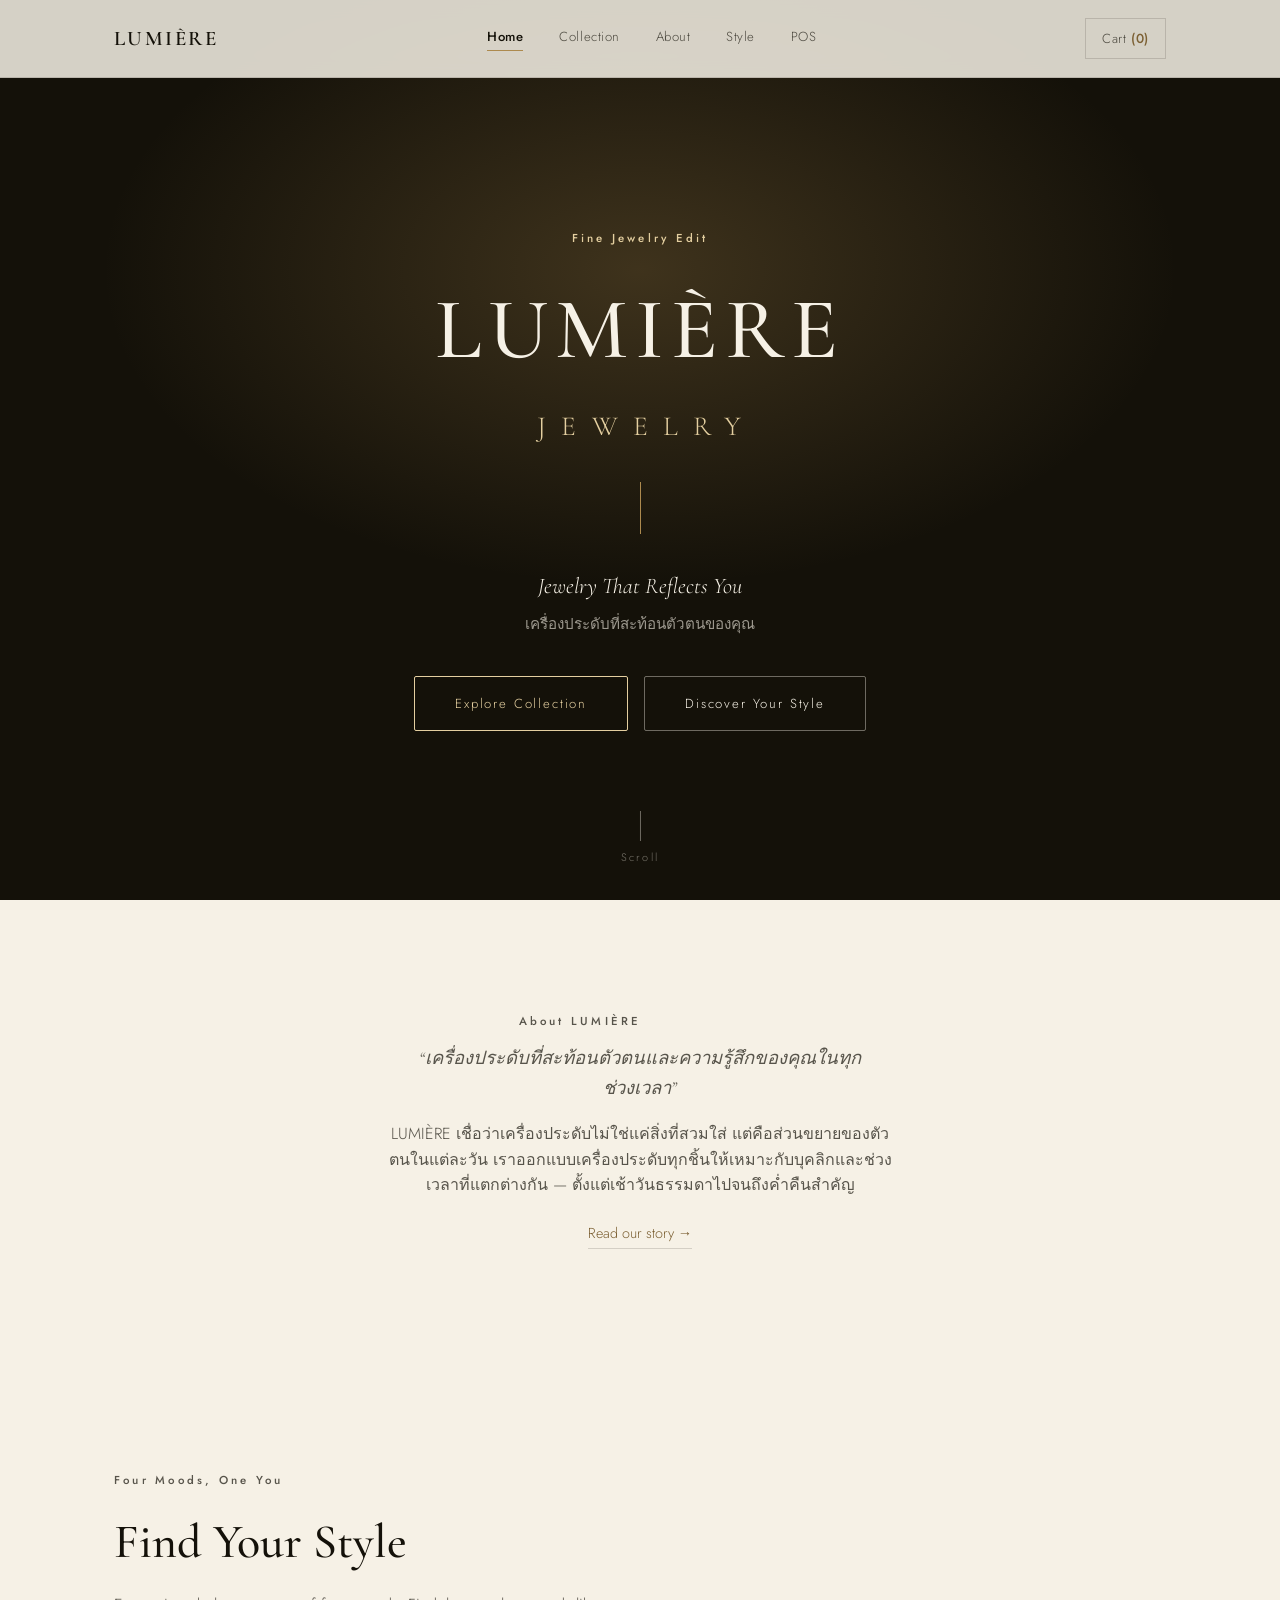
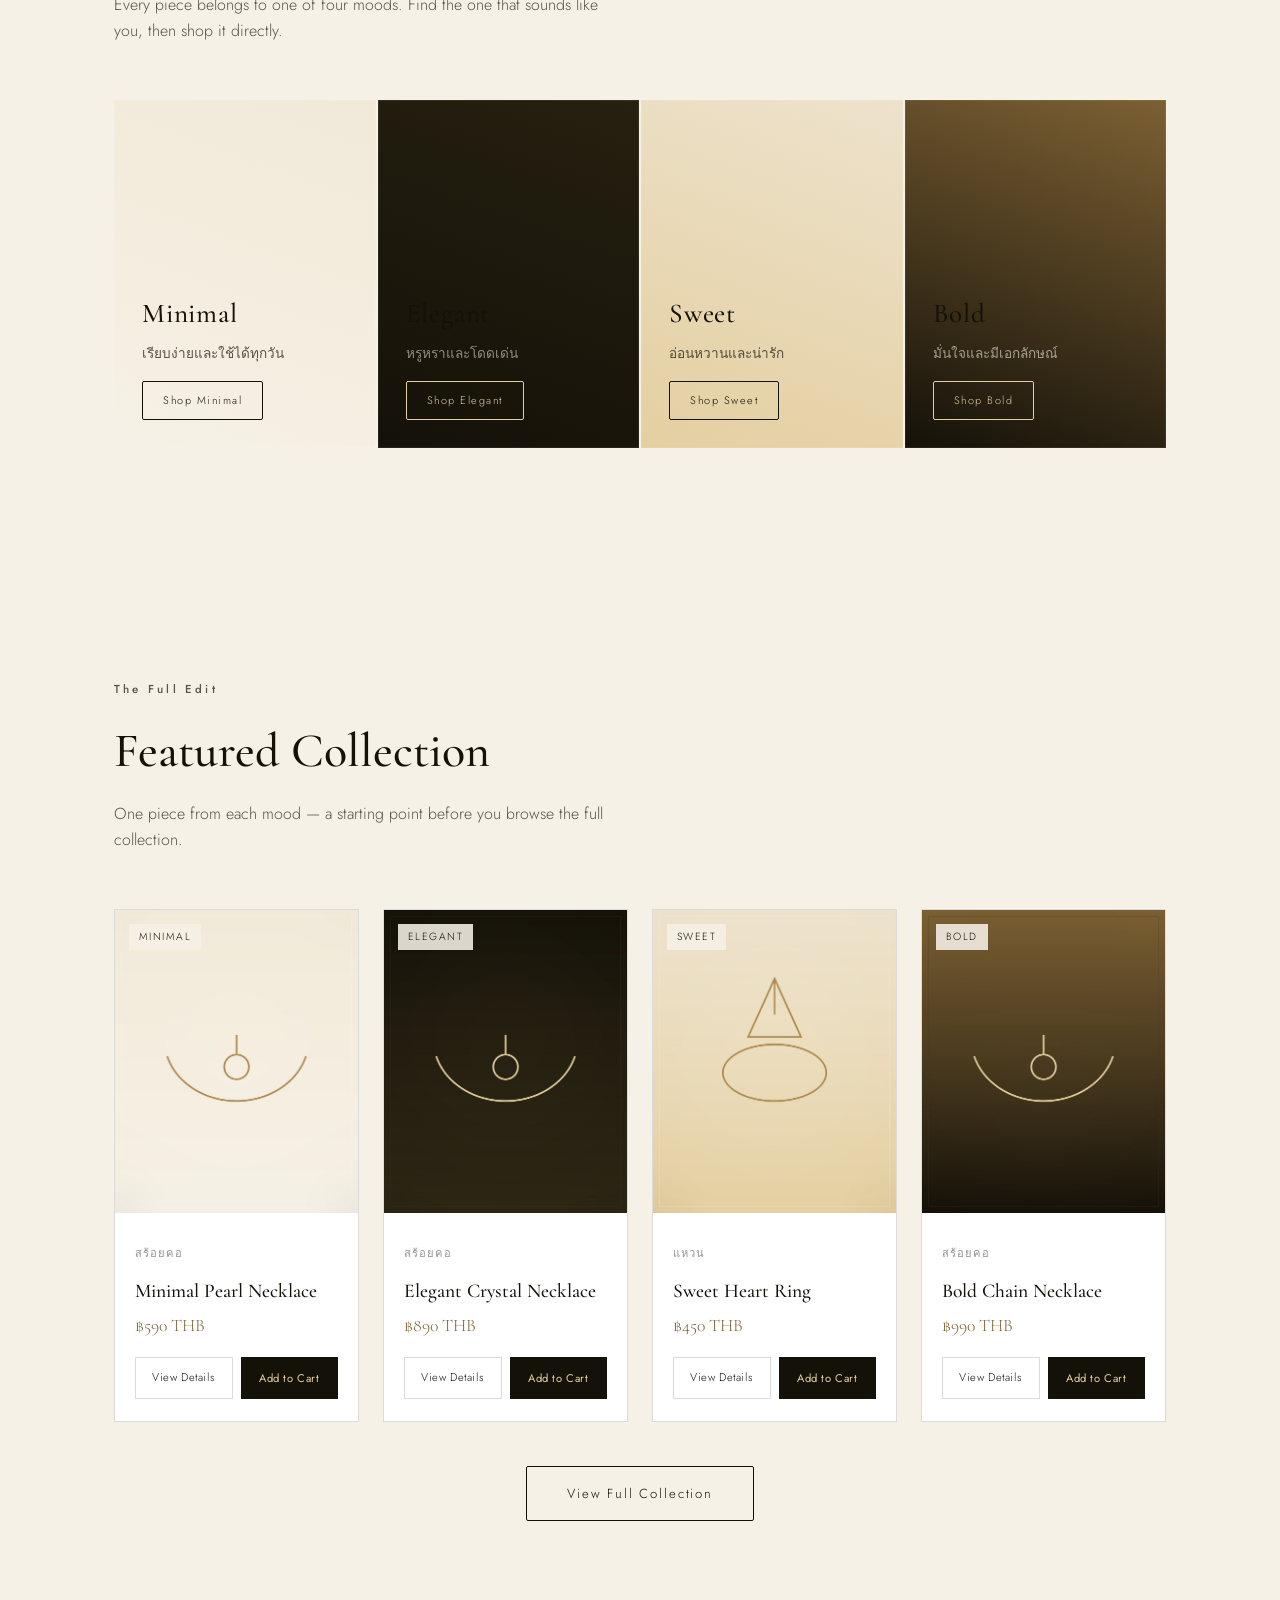
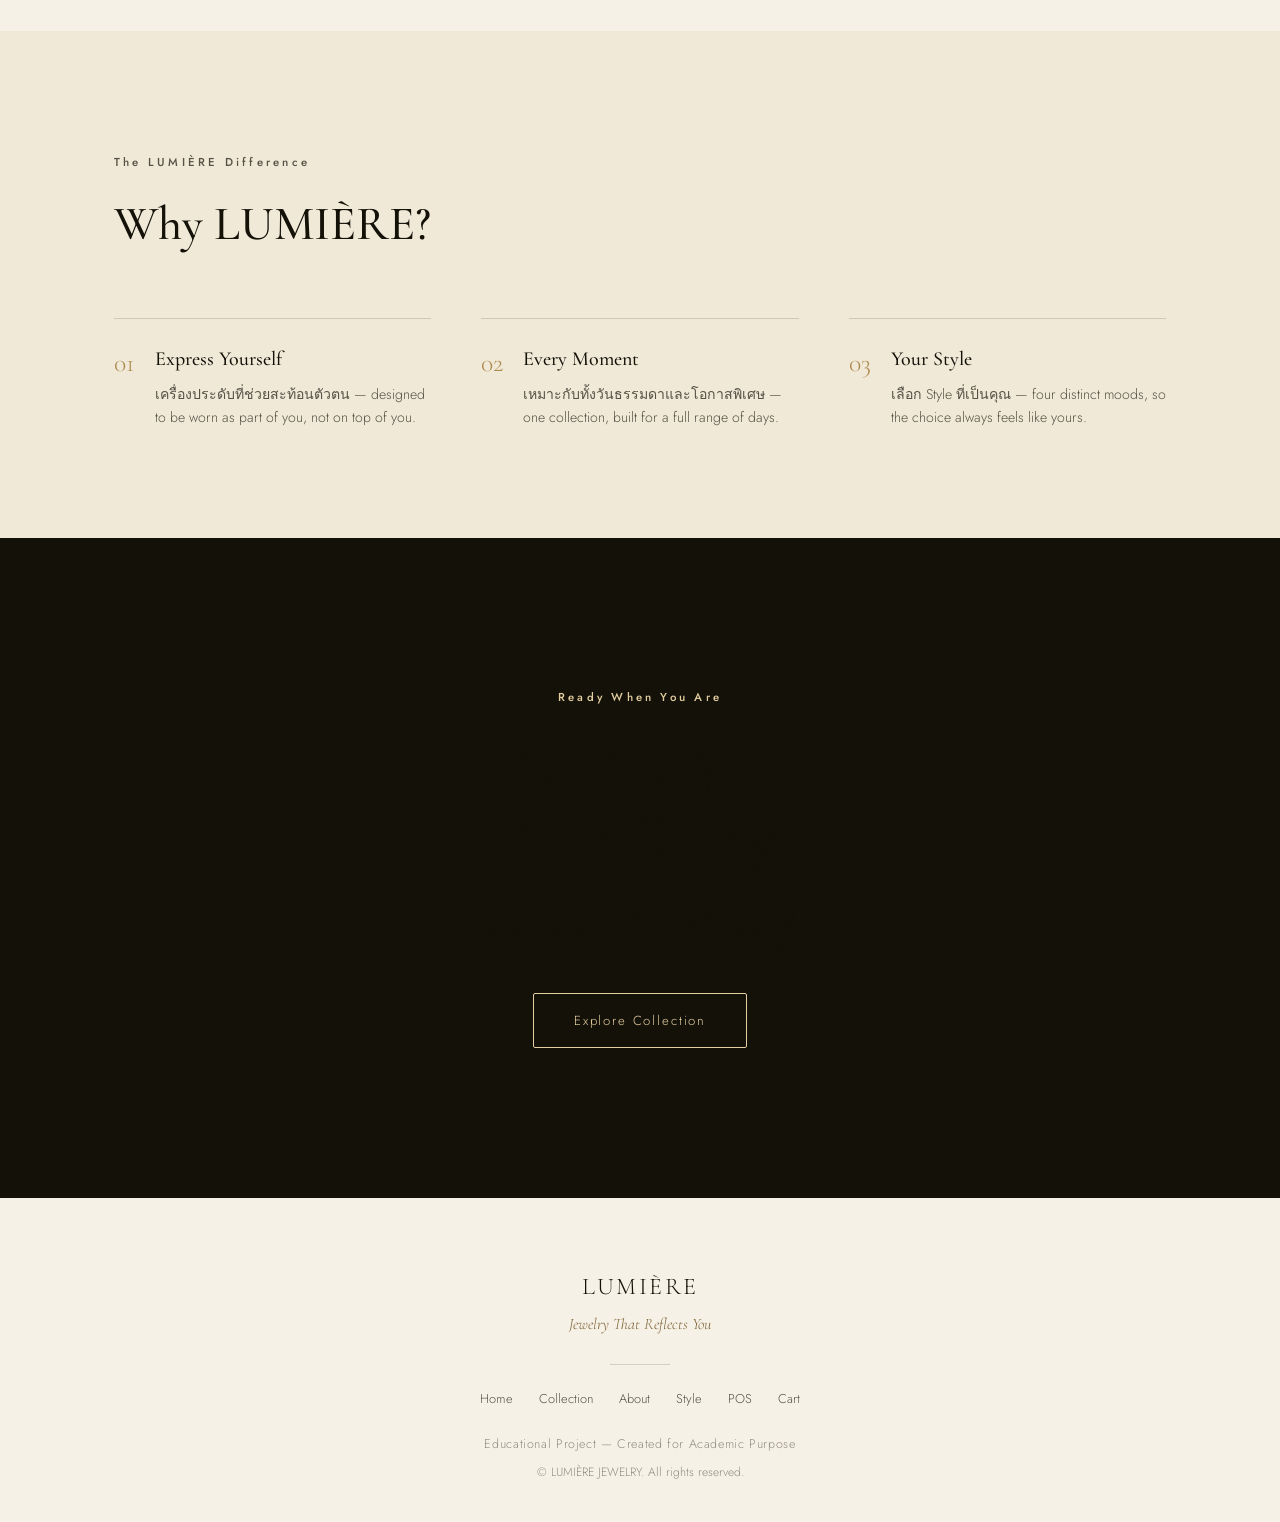
<file: index.html>
<!DOCTYPE html>
<html lang="th">
<head>
<meta charset="UTF-8">
<meta name="viewport" content="width=device-width, initial-scale=1.0">
<title>LUMIÈRE JEWELRY — Jewelry That Reflects You</title>
<meta name="description" content="LUMIÈRE JEWELRY — เครื่องประดับที่สะท้อนตัวตนและความรู้สึกของคุณในทุกช่วงเวลา">
<link rel="preconnect" href="https://fonts.googleapis.com">
<link rel="preconnect" href="https://fonts.gstatic.com" crossorigin>
<link href="https://fonts.googleapis.com/css2?family=Cormorant+Garamond:ital,wght@0,300;0,400;0,500;0,600;1,400&family=Jost:wght@200;300;400;500;600&display=swap" rel="stylesheet">
<link rel="stylesheet" href="style.css">
</head>
<body data-page="home">

<header class="nav" id="nav">
  <div class="nav__inner">
    <a href="index.html" class="nav__mark">LUMIÈRE</a>
    <nav class="nav__links" data-nav-links>
      <a href="index.html" data-page="home">Home</a>
      <a href="collection.html" data-page="collection">Collection</a>
      <a href="about.html" data-page="about">About</a>
      <a href="style.html" data-page="style">Style</a>
      <a href="pos.html" data-page="pos">POS</a>
    </nav>
    <div class="nav__actions">
      <a href="cart.html" class="nav__cart-link" id="cartLink">Cart <span id="cartCount">(0)</span></a>
      <button class="nav__toggle" id="navToggle" aria-label="เปิดเมนู" aria-expanded="false">
        <span></span><span></span><span></span>
      </button>
    </div>
  </div>
  <nav class="nav__mobile" id="navMobile" data-nav-links>
    <a href="index.html" data-page="home">Home</a>
    <a href="collection.html" data-page="collection">Collection</a>
    <a href="about.html" data-page="about">About</a>
    <a href="style.html" data-page="style">Style</a>
    <a href="pos.html" data-page="pos">POS</a>
    <a href="cart.html" data-page="cart">Cart</a>
  </nav>
</header>

<main>

  <!-- HERO -->
  <section class="hero" id="hero">
    <div class="hero__glow" aria-hidden="true"></div>
    <div class="hero__content">
      <p class="hero__eyebrow">Fine Jewelry Edit</p>
      <h1 class="hero__title">LUMIÈRE<span>JEWELRY</span></h1>
      <div class="hero__rule" aria-hidden="true"></div>
      <p class="hero__tagline">Jewelry That Reflects You</p>
      <p class="hero__tagline-th">เครื่องประดับที่สะท้อนตัวตนของคุณ</p>
      <div style="display:flex; gap:16px; justify-content:center; flex-wrap:wrap;">
        <a href="collection.html" class="btn btn--gold">Explore Collection</a>
        <a href="style.html" class="btn" style="border:1px solid rgba(246,241,230,0.4); color:var(--ivory);">Discover Your Style</a>
      </div>
    </div>
    <div class="hero__scroll" aria-hidden="true"><span></span>Scroll</div>
  </section>

  <!-- ABOUT TEASER -->
  <section class="about-block">
    <div class="section-head" style="margin-bottom:0; text-align:center; max-width:640px;">
      <p class="eyebrow">About LUMIÈRE</p>
      <p class="about-block__lede" style="margin:0 auto 18px;">“เครื่องประดับที่สะท้อนตัวตนและความรู้สึกของคุณในทุกช่วงเวลา”</p>
      <p style="color:var(--ink-70); margin:0 auto 22px;">LUMIÈRE เชื่อว่าเครื่องประดับไม่ใช่แค่สิ่งที่สวมใส่ แต่คือส่วนขยายของตัวตนในแต่ละวัน เราออกแบบเครื่องประดับทุกชิ้นให้เหมาะกับบุคลิกและช่วงเวลาที่แตกต่างกัน — ตั้งแต่เช้าวันธรรมดาไปจนถึงค่ำคืนสำคัญ</p>
      <a href="about.html" class="link-underline">Read our story →</a>
    </div>
  </section>

  <!-- STYLE TEASER -->
  <section class="mood" id="style">
    <div class="section-head">
      <p class="eyebrow">Four Moods, One You</p>
      <h2>Find Your Style</h2>
      <p>Every piece belongs to one of four moods. Find the one that sounds like you, then shop it directly.</p>
    </div>
    <div class="mood__grid">
      <article class="mood-card mood-card--minimal">
        <div class="mood-card__inner">
          <h3>Minimal</h3>
          <p>เรียบง่ายและใช้ได้ทุกวัน</p>
          <a href="collection.html?style=Minimal" class="btn btn--dark">Shop Minimal</a>
        </div>
      </article>
      <article class="mood-card mood-card--elegant">
        <div class="mood-card__inner">
          <h3>Elegant</h3>
          <p>หรูหราและโดดเด่น</p>
          <a href="collection.html?style=Elegant" class="btn btn--gold">Shop Elegant</a>
        </div>
      </article>
      <article class="mood-card mood-card--sweet">
        <div class="mood-card__inner">
          <h3>Sweet</h3>
          <p>อ่อนหวานและน่ารัก</p>
          <a href="collection.html?style=Sweet" class="btn btn--dark">Shop Sweet</a>
        </div>
      </article>
      <article class="mood-card mood-card--bold">
        <div class="mood-card__inner">
          <h3>Bold</h3>
          <p>มั่นใจและมีเอกลักษณ์</p>
          <a href="collection.html?style=Bold" class="btn btn--gold">Shop Bold</a>
        </div>
      </article>
    </div>
  </section>

  <!-- FEATURED COLLECTION -->
  <section class="collection" id="featured">
    <div class="section-head">
      <p class="eyebrow">The Full Edit</p>
      <h2>Featured Collection</h2>
      <p>One piece from each mood — a starting point before you browse the full collection.</p>
    </div>
    <div class="product-grid product-grid--four" id="featuredGrid"></div>
    <div style="text-align:center; margin-top:44px;">
      <a href="collection.html" class="btn btn--dark">View Full Collection</a>
    </div>
  </section>

  <!-- WHY CHOOSE US -->
  <section class="why">
    <div class="section-head">
      <p class="eyebrow">The LUMIÈRE Difference</p>
      <h2>Why LUMIÈRE?</h2>
    </div>
    <div class="why__list">
      <article class="why__item">
        <span class="why__num">01</span>
        <div>
          <h3>Express Yourself</h3>
          <p>เครื่องประดับที่ช่วยสะท้อนตัวตน — designed to be worn as part of you, not on top of you.</p>
        </div>
      </article>
      <article class="why__item">
        <span class="why__num">02</span>
        <div>
          <h3>Every Moment</h3>
          <p>เหมาะกับทั้งวันธรรมดาและโอกาสพิเศษ — one collection, built for a full range of days.</p>
        </div>
      </article>
      <article class="why__item">
        <span class="why__num">03</span>
        <div>
          <h3>Your Style</h3>
          <p>เลือก Style ที่เป็นคุณ — four distinct moods, so the choice always feels like yours.</p>
        </div>
      </article>
    </div>
  </section>

  <!-- BRAND STATEMENT -->
  <section class="statement">
    <p class="eyebrow" style="color:var(--gold-light); text-align:center;">Ready When You Are</p>
    <h2 class="statement__en">Your Style.<br>Your Story.<br>Your Jewelry.</h2>
    <div style="margin-top:40px;">
      <a href="collection.html" class="btn btn--gold">Explore Collection</a>
    </div>
  </section>

</main>

<footer class="footer">
  <p class="footer__mark">LUMIÈRE</p>
  <p class="footer__tagline">Jewelry That Reflects You</p>
  <div class="footer__rule" aria-hidden="true"></div>
  <nav class="footer__links">
    <a href="index.html">Home</a>
    <a href="collection.html">Collection</a>
    <a href="about.html">About</a>
    <a href="style.html">Style</a>
    <a href="pos.html">POS</a>
    <a href="cart.html">Cart</a>
  </nav>
  <p class="footer__meta">Educational Project — Created for Academic Purpose</p>
  <p class="footer__copy">&copy; LUMIÈRE JEWELRY. All rights reserved.</p>
</footer>

<script src="script.js"></script>
</body>
</html>
</file>
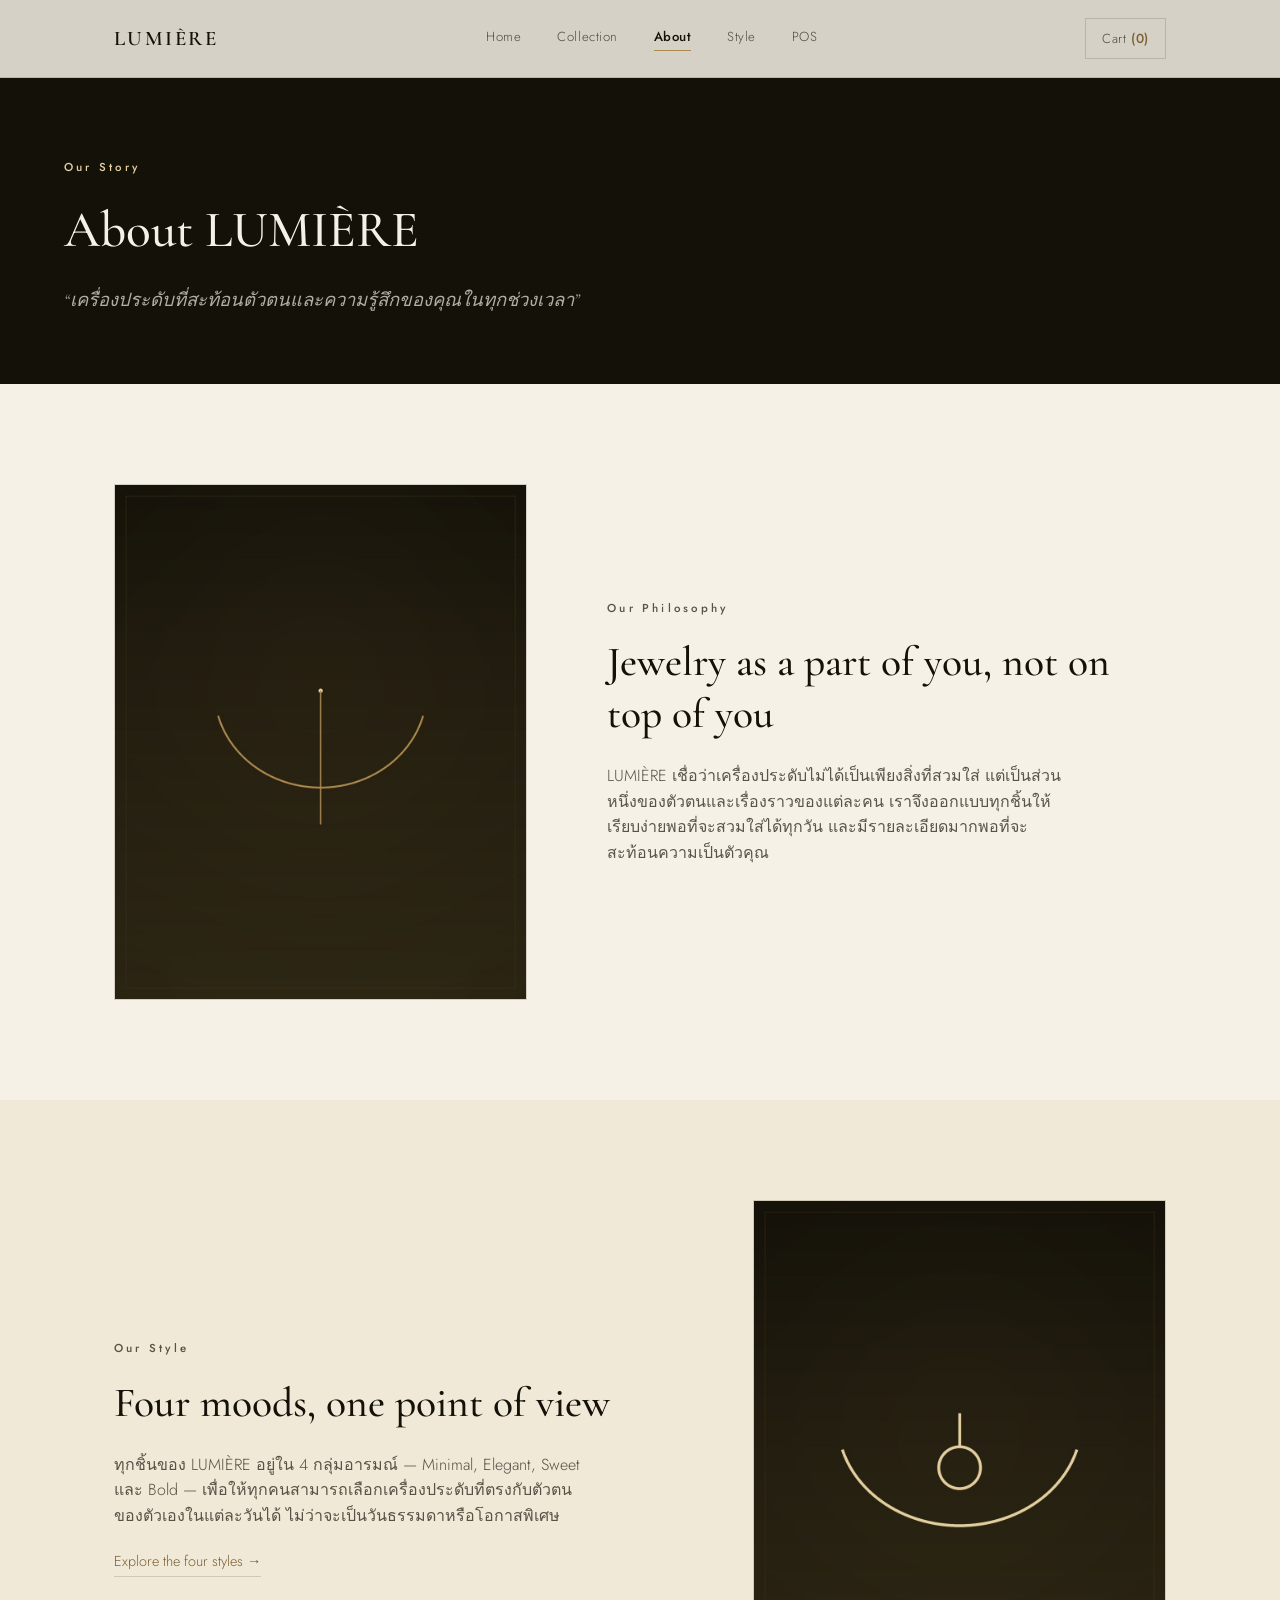
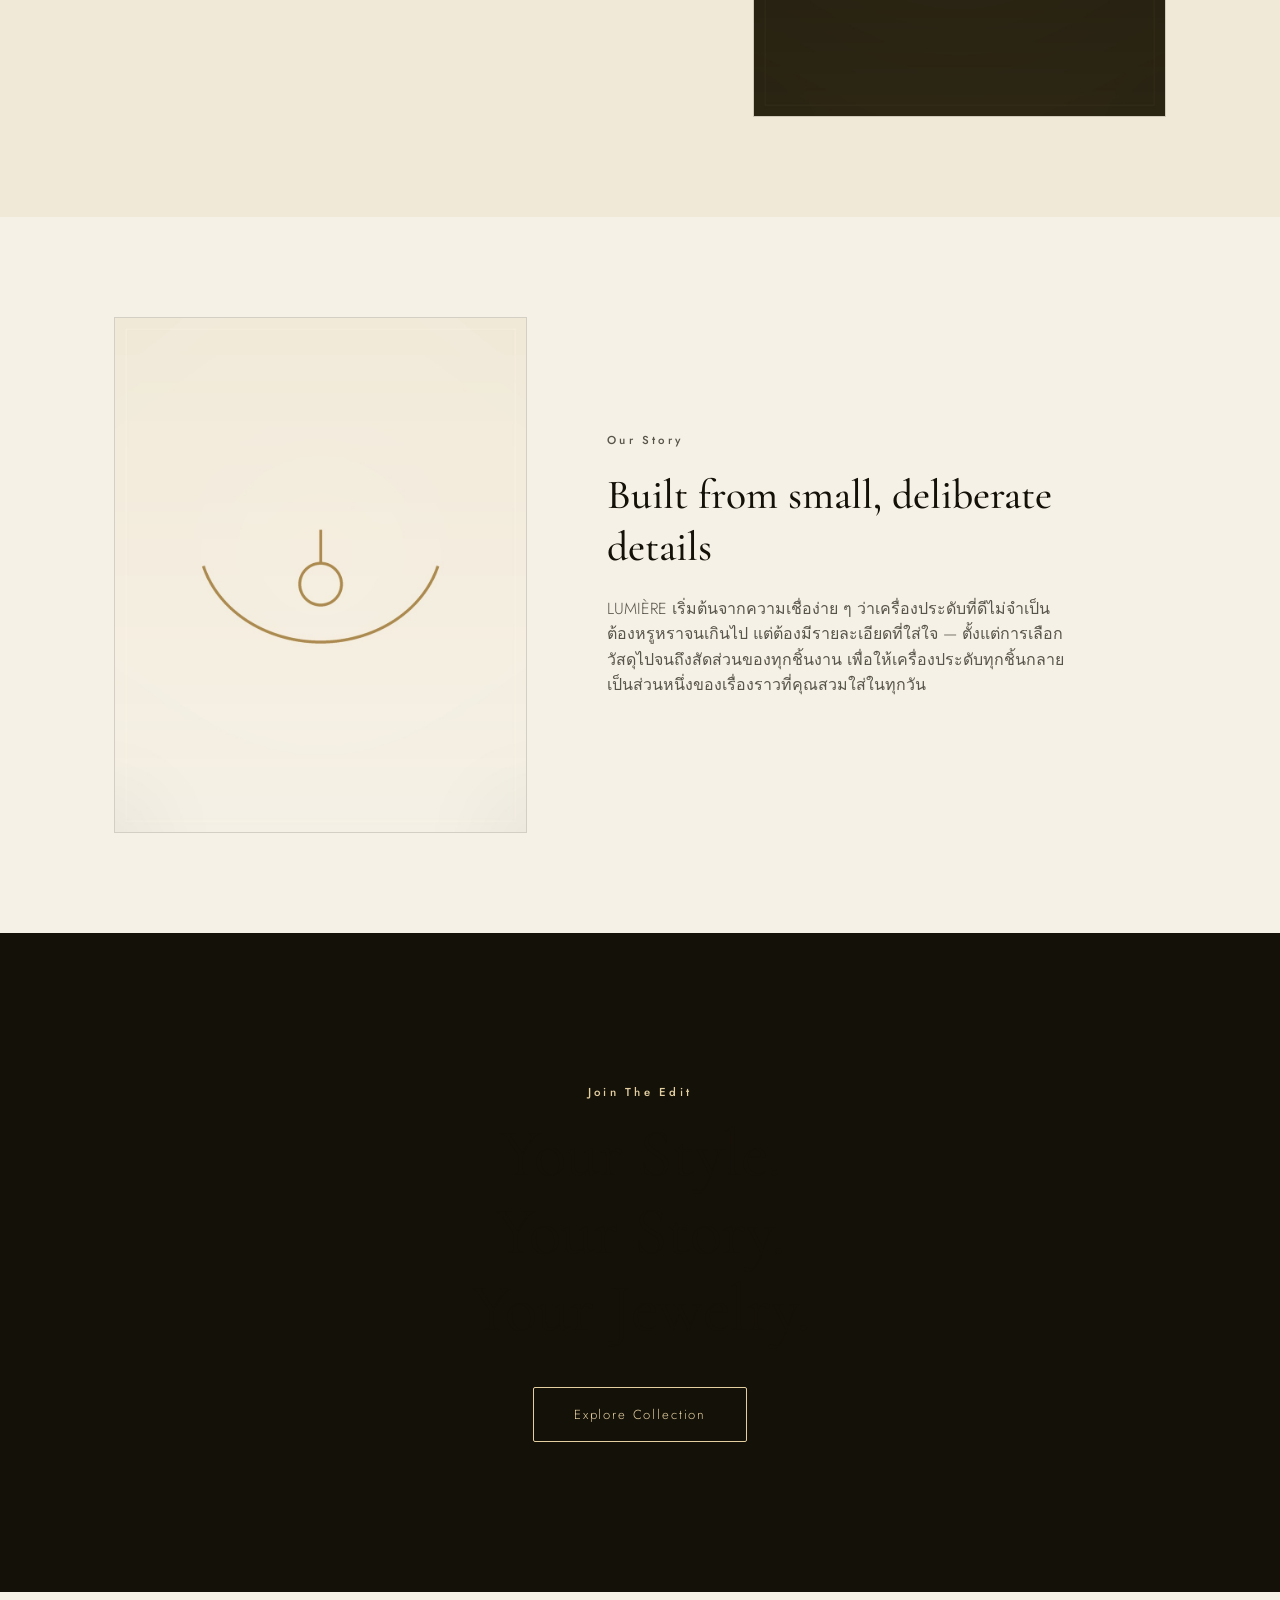
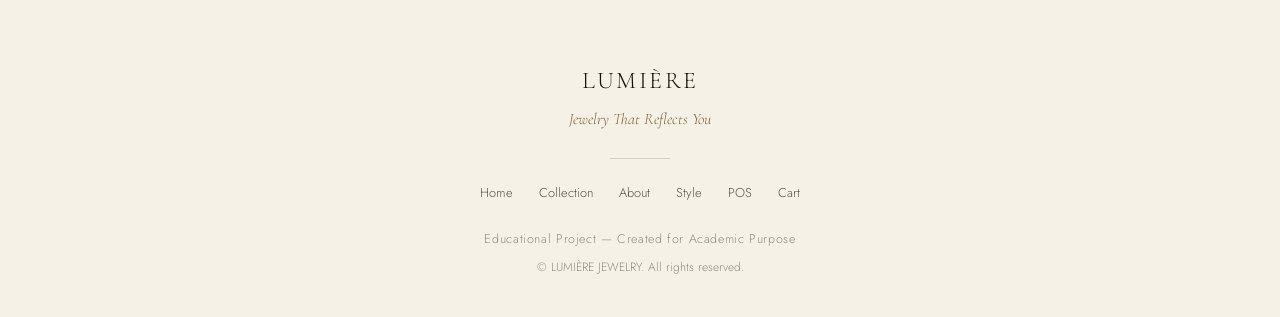
<file: about.html>
<!DOCTYPE html>
<html lang="th">
<head>
<meta charset="UTF-8">
<meta name="viewport" content="width=device-width, initial-scale=1.0">
<title>About — LUMIÈRE JEWELRY</title>
<meta name="description" content="LUMIÈRE เชื่อว่าเครื่องประดับไม่ได้เป็นเพียงสิ่งที่สวมใส่ แต่เป็นส่วนหนึ่งของตัวตนและเรื่องราวของแต่ละคน">
<link rel="preconnect" href="https://fonts.googleapis.com">
<link rel="preconnect" href="https://fonts.gstatic.com" crossorigin>
<link href="https://fonts.googleapis.com/css2?family=Cormorant+Garamond:ital,wght@0,300;0,400;0,500;0,600;1,400&family=Jost:wght@200;300;400;500;600&display=swap" rel="stylesheet">
<link rel="stylesheet" href="style.css">
</head>
<body data-page="about">

<header class="nav" id="nav">
  <div class="nav__inner">
    <a href="index.html" class="nav__mark">LUMIÈRE</a>
    <nav class="nav__links" data-nav-links>
      <a href="index.html" data-page="home">Home</a>
      <a href="collection.html" data-page="collection">Collection</a>
      <a href="about.html" data-page="about">About</a>
      <a href="style.html" data-page="style">Style</a>
      <a href="pos.html" data-page="pos">POS</a>
    </nav>
    <div class="nav__actions">
      <a href="cart.html" class="nav__cart-link" id="cartLink">Cart <span id="cartCount">(0)</span></a>
      <button class="nav__toggle" id="navToggle" aria-label="เปิดเมนู" aria-expanded="false">
        <span></span><span></span><span></span>
      </button>
    </div>
  </div>
  <nav class="nav__mobile" id="navMobile" data-nav-links>
    <a href="index.html" data-page="home">Home</a>
    <a href="collection.html" data-page="collection">Collection</a>
    <a href="about.html" data-page="about">About</a>
    <a href="style.html" data-page="style">Style</a>
    <a href="pos.html" data-page="pos">POS</a>
    <a href="cart.html" data-page="cart">Cart</a>
  </nav>
</header>

<main>
  <section class="page-hero">
    <div class="page-hero__inner">
      <p class="eyebrow">Our Story</p>
      <h1>About LUMIÈRE</h1>
      <p class="page-hero__sub">“เครื่องประดับที่สะท้อนตัวตนและความรู้สึกของคุณในทุกช่วงเวลา”</p>
    </div>
  </section>

  <section class="about-block">
    <div class="about-block__inner">
      <div class="about-block__frame">
        <img src="about-brand.jpg" alt="LUMIÈRE brand studio backdrop" loading="lazy">
      </div>
      <div class="about-block__text">
        <p class="eyebrow">Our Philosophy</p>
        <h2>Jewelry as a part of you, not on top of you</h2>
        <p>LUMIÈRE เชื่อว่าเครื่องประดับไม่ได้เป็นเพียงสิ่งที่สวมใส่ แต่เป็นส่วนหนึ่งของตัวตนและเรื่องราวของแต่ละคน เราจึงออกแบบทุกชิ้นให้เรียบง่ายพอที่จะสวมใส่ได้ทุกวัน และมีรายละเอียดมากพอที่จะสะท้อนความเป็นตัวคุณ</p>
      </div>
    </div>
  </section>

  <section class="about-block about-block--soft">
    <div class="about-block__inner is-reverse">
      <div class="about-block__frame">
        <img src="elegant-crystal-necklace.jpg" alt="LUMIÈRE Elegant collection" loading="lazy">
      </div>
      <div class="about-block__text">
        <p class="eyebrow">Our Style</p>
        <h2>Four moods, one point of view</h2>
        <p>ทุกชิ้นของ LUMIÈRE อยู่ใน 4 กลุ่มอารมณ์ — Minimal, Elegant, Sweet และ Bold — เพื่อให้ทุกคนสามารถเลือกเครื่องประดับที่ตรงกับตัวตนของตัวเองในแต่ละวันได้ ไม่ว่าจะเป็นวันธรรมดาหรือโอกาสพิเศษ</p>
        <a href="style.html" class="link-underline">Explore the four styles →</a>
      </div>
    </div>
  </section>

  <section class="about-block">
    <div class="about-block__inner">
      <div class="about-block__frame">
        <img src="minimal-pearl-necklace.jpg" alt="LUMIÈRE Minimal collection" loading="lazy">
      </div>
      <div class="about-block__text">
        <p class="eyebrow">Our Story</p>
        <h2>Built from small, deliberate details</h2>
        <p>LUMIÈRE เริ่มต้นจากความเชื่อง่าย ๆ ว่าเครื่องประดับที่ดีไม่จำเป็นต้องหรูหราจนเกินไป แต่ต้องมีรายละเอียดที่ใส่ใจ — ตั้งแต่การเลือกวัสดุไปจนถึงสัดส่วนของทุกชิ้นงาน เพื่อให้เครื่องประดับทุกชิ้นกลายเป็นส่วนหนึ่งของเรื่องราวที่คุณสวมใส่ในทุกวัน</p>
      </div>
    </div>
  </section>

  <section class="statement">
    <p class="eyebrow" style="color:var(--gold-light); text-align:center;">Join The Edit</p>
    <h2 class="statement__en">Your Style.<br>Your Story.<br>Your Jewelry.</h2>
    <div style="margin-top:40px;">
      <a href="collection.html" class="btn btn--gold">Explore Collection</a>
    </div>
  </section>
</main>

<footer class="footer">
  <p class="footer__mark">LUMIÈRE</p>
  <p class="footer__tagline">Jewelry That Reflects You</p>
  <div class="footer__rule" aria-hidden="true"></div>
  <nav class="footer__links">
    <a href="index.html">Home</a>
    <a href="collection.html">Collection</a>
    <a href="about.html">About</a>
    <a href="style.html">Style</a>
    <a href="pos.html">POS</a>
    <a href="cart.html">Cart</a>
  </nav>
  <p class="footer__meta">Educational Project — Created for Academic Purpose</p>
  <p class="footer__copy">&copy; LUMIÈRE JEWELRY. All rights reserved.</p>
</footer>

<script src="script.js"></script>
</body>
</html>
</file>
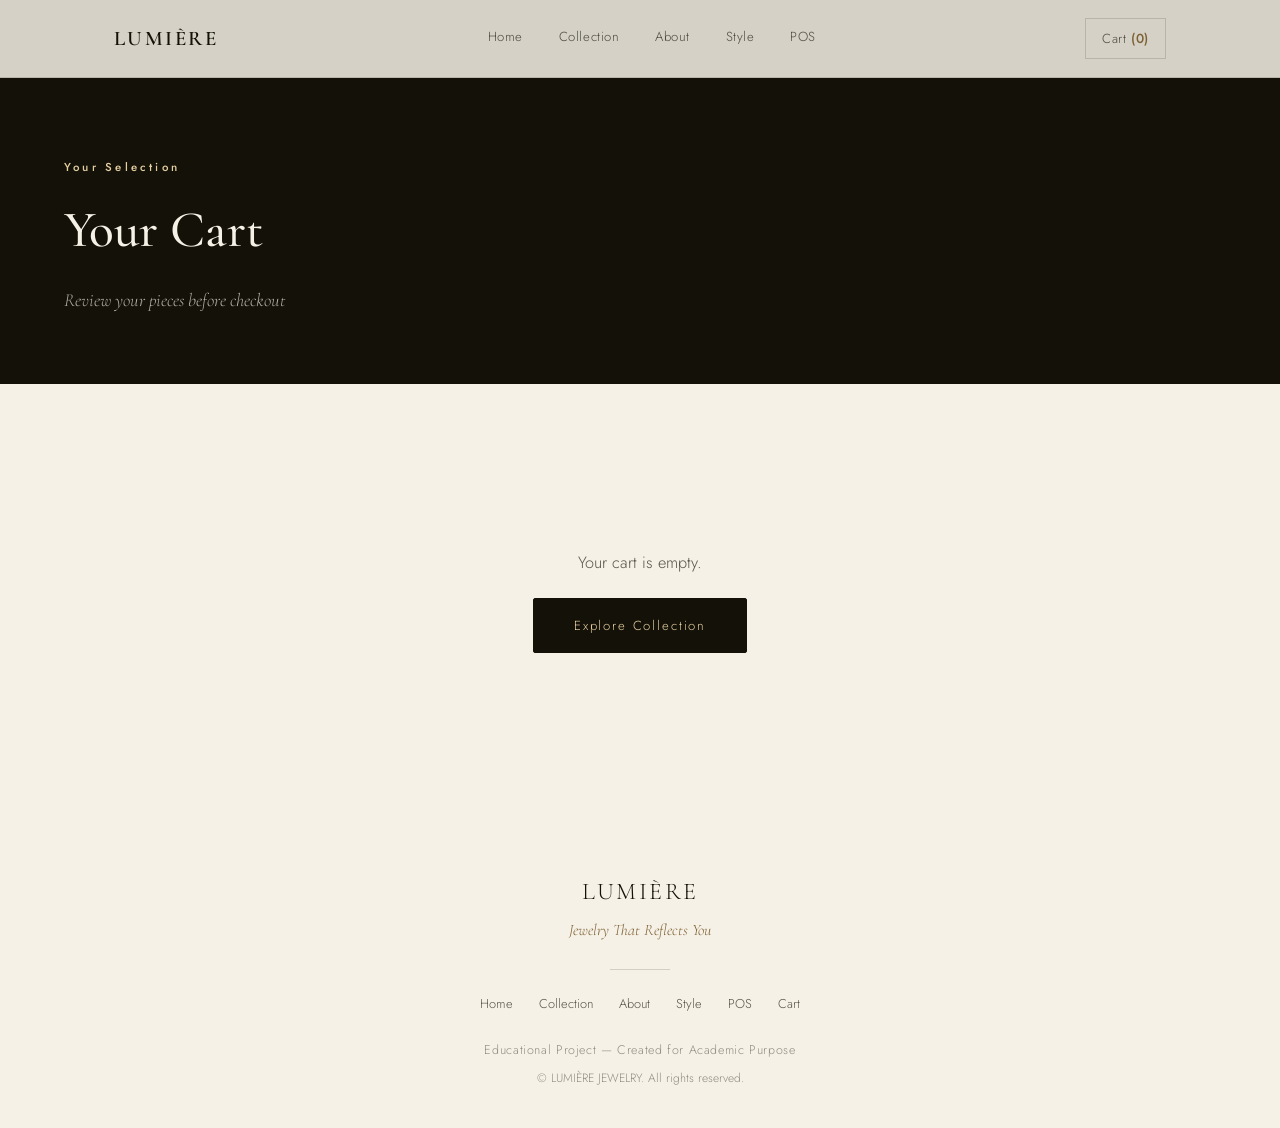
<file: cart.html>
<!DOCTYPE html>
<html lang="th">
<head>
<meta charset="UTF-8">
<meta name="viewport" content="width=device-width, initial-scale=1.0">
<title>Your Cart — LUMIÈRE JEWELRY</title>
<link rel="preconnect" href="https://fonts.googleapis.com">
<link rel="preconnect" href="https://fonts.gstatic.com" crossorigin>
<link href="https://fonts.googleapis.com/css2?family=Cormorant+Garamond:ital,wght@0,300;0,400;0,500;0,600;1,400&family=Jost:wght@200;300;400;500;600&display=swap" rel="stylesheet">
<link rel="stylesheet" href="style.css">
</head>
<body data-page="cart">

<header class="nav" id="nav">
  <div class="nav__inner">
    <a href="index.html" class="nav__mark">LUMIÈRE</a>
    <nav class="nav__links" data-nav-links>
      <a href="index.html" data-page="home">Home</a>
      <a href="collection.html" data-page="collection">Collection</a>
      <a href="about.html" data-page="about">About</a>
      <a href="style.html" data-page="style">Style</a>
      <a href="pos.html" data-page="pos">POS</a>
    </nav>
    <div class="nav__actions">
      <a href="cart.html" class="nav__cart-link" id="cartLink">Cart <span id="cartCount">(0)</span></a>
      <button class="nav__toggle" id="navToggle" aria-label="เปิดเมนู" aria-expanded="false">
        <span></span><span></span><span></span>
      </button>
    </div>
  </div>
  <nav class="nav__mobile" id="navMobile" data-nav-links>
    <a href="index.html" data-page="home">Home</a>
    <a href="collection.html" data-page="collection">Collection</a>
    <a href="about.html" data-page="about">About</a>
    <a href="style.html" data-page="style">Style</a>
    <a href="pos.html" data-page="pos">POS</a>
    <a href="cart.html" data-page="cart">Cart</a>
  </nav>
</header>

<main>
  <section class="page-hero">
    <div class="page-hero__inner">
      <p class="eyebrow">Your Selection</p>
      <h1>Your Cart</h1>
      <p class="page-hero__sub">Review your pieces before checkout</p>
    </div>
  </section>

  <div class="cart-layout">
    <section id="cartRoot" hidden>
      <div class="order-summary">
        <div id="cartList"></div>
        <div class="order-total-row is-grand">
          <span>Subtotal</span>
          <span id="cartSubtotal">฿0 THB</span>
        </div>
      </div>
      <div style="display:flex; gap:14px; flex-wrap:wrap; margin-top:28px; justify-content:flex-end;">
        <a href="collection.html" class="btn btn--dark">Continue Shopping</a>
        <a href="order.html" class="btn btn--solid">Proceed to Checkout</a>
      </div>
    </section>

    <section class="empty-state" id="cartEmpty" hidden>
      <p>Your cart is empty.</p>
      <a href="collection.html" class="btn btn--solid">Explore Collection</a>
    </section>
  </div>
</main>

<footer class="footer">
  <p class="footer__mark">LUMIÈRE</p>
  <p class="footer__tagline">Jewelry That Reflects You</p>
  <div class="footer__rule" aria-hidden="true"></div>
  <nav class="footer__links">
    <a href="index.html">Home</a>
    <a href="collection.html">Collection</a>
    <a href="about.html">About</a>
    <a href="style.html">Style</a>
    <a href="pos.html">POS</a>
    <a href="cart.html">Cart</a>
  </nav>
  <p class="footer__meta">Educational Project — Created for Academic Purpose</p>
  <p class="footer__copy">&copy; LUMIÈRE JEWELRY. All rights reserved.</p>
</footer>

<script src="script.js"></script>
</body>
</html>
</file>
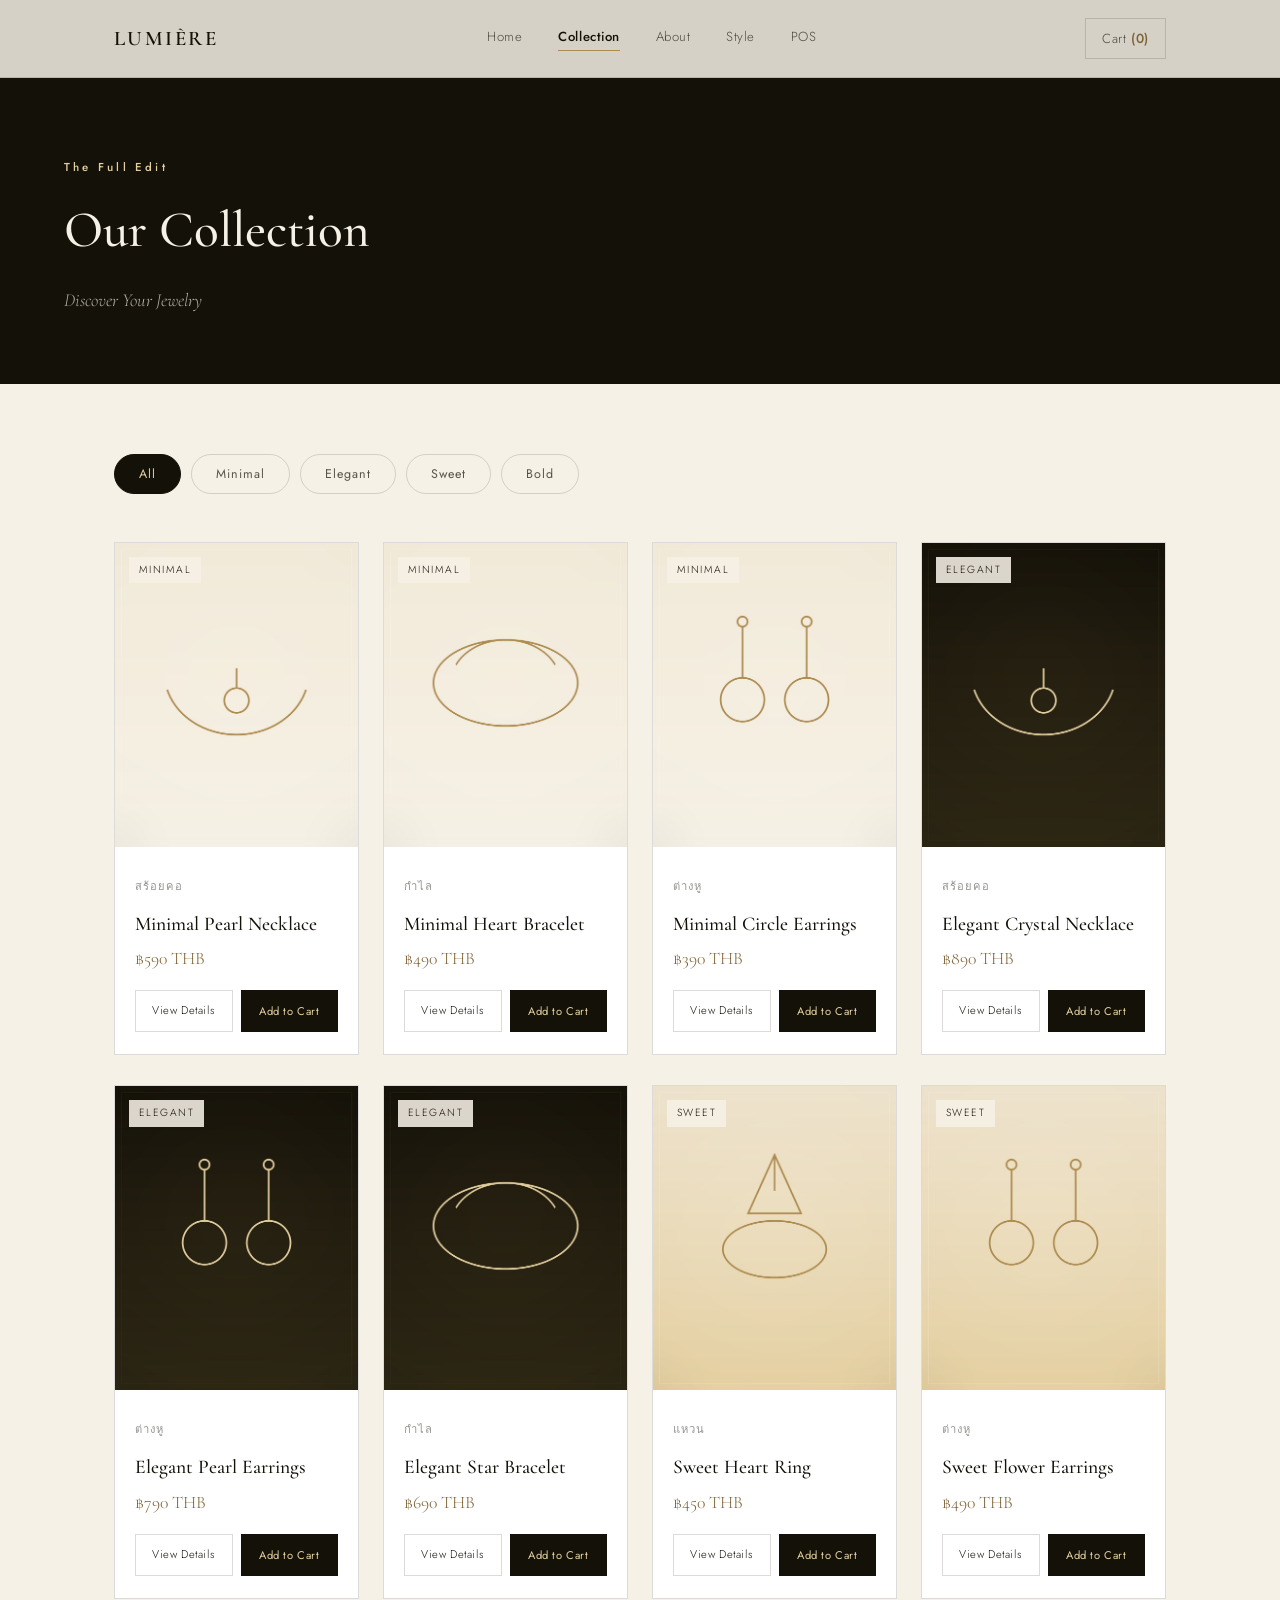
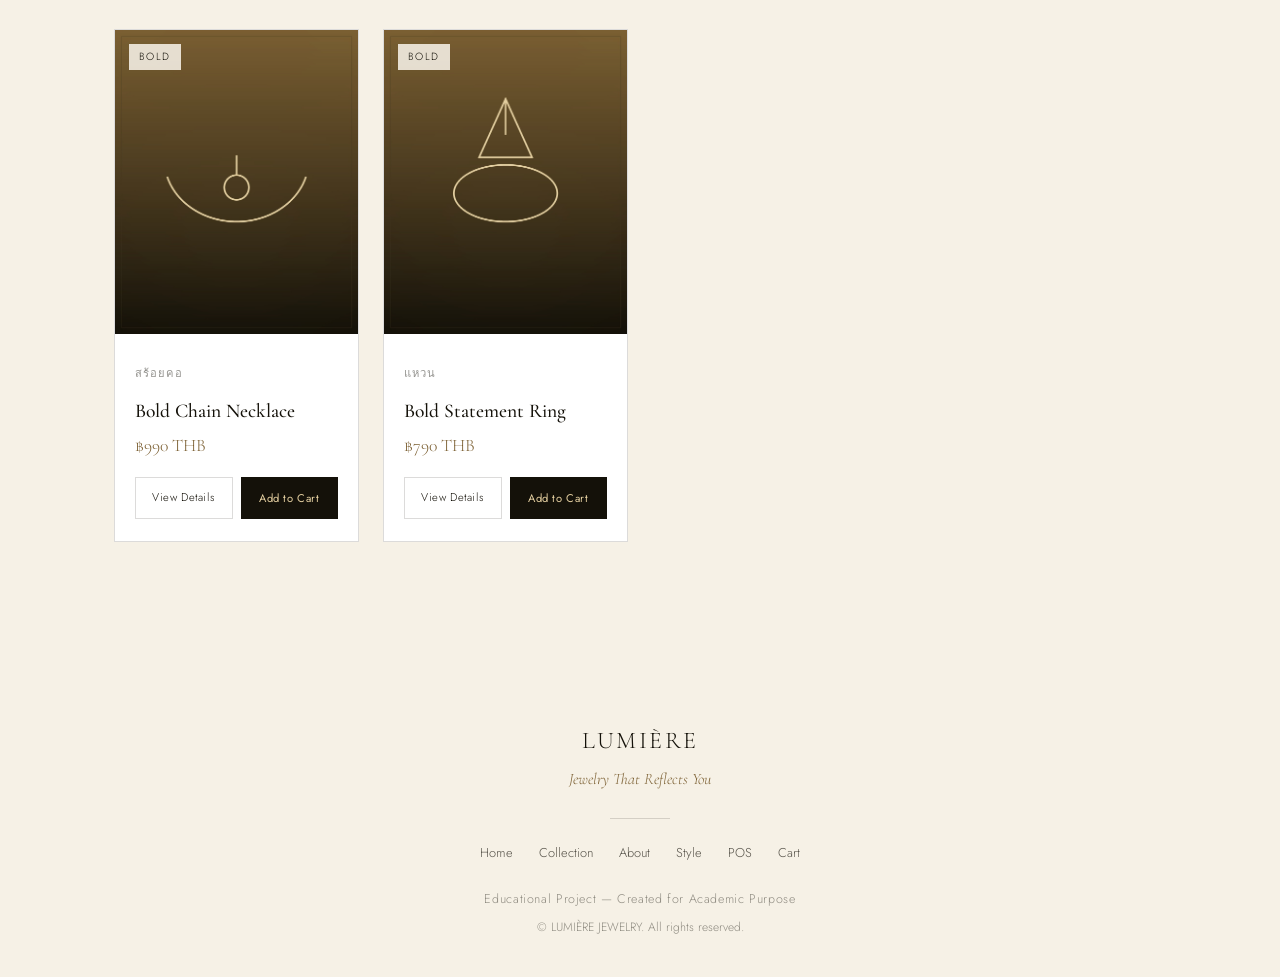
<file: collection.html>
<!DOCTYPE html>
<html lang="th">
<head>
<meta charset="UTF-8">
<meta name="viewport" content="width=device-width, initial-scale=1.0">
<title>Our Collection — LUMIÈRE JEWELRY</title>
<meta name="description" content="Discover Your Jewelry — the full LUMIÈRE collection across Minimal, Elegant, Sweet and Bold.">
<link rel="preconnect" href="https://fonts.googleapis.com">
<link rel="preconnect" href="https://fonts.gstatic.com" crossorigin>
<link href="https://fonts.googleapis.com/css2?family=Cormorant+Garamond:ital,wght@0,300;0,400;0,500;0,600;1,400&family=Jost:wght@200;300;400;500;600&display=swap" rel="stylesheet">
<link rel="stylesheet" href="style.css">
</head>
<body data-page="collection">

<header class="nav" id="nav">
  <div class="nav__inner">
    <a href="index.html" class="nav__mark">LUMIÈRE</a>
    <nav class="nav__links" data-nav-links>
      <a href="index.html" data-page="home">Home</a>
      <a href="collection.html" data-page="collection">Collection</a>
      <a href="about.html" data-page="about">About</a>
      <a href="style.html" data-page="style">Style</a>
      <a href="pos.html" data-page="pos">POS</a>
    </nav>
    <div class="nav__actions">
      <a href="cart.html" class="nav__cart-link" id="cartLink">Cart <span id="cartCount">(0)</span></a>
      <button class="nav__toggle" id="navToggle" aria-label="เปิดเมนู" aria-expanded="false">
        <span></span><span></span><span></span>
      </button>
    </div>
  </div>
  <nav class="nav__mobile" id="navMobile" data-nav-links>
    <a href="index.html" data-page="home">Home</a>
    <a href="collection.html" data-page="collection">Collection</a>
    <a href="about.html" data-page="about">About</a>
    <a href="style.html" data-page="style">Style</a>
    <a href="pos.html" data-page="pos">POS</a>
    <a href="cart.html" data-page="cart">Cart</a>
  </nav>
</header>

<main>
  <section class="page-hero">
    <div class="page-hero__inner">
      <p class="eyebrow">The Full Edit</p>
      <h1>Our Collection</h1>
      <p class="page-hero__sub">Discover Your Jewelry</p>
    </div>
  </section>

  <section class="collection" style="padding-top:70px;">
    <div class="filter" id="filterBar" role="tablist" aria-label="กรองสินค้าตามสไตล์">
      <button class="filter__btn" data-filter="all" role="tab">All</button>
      <button class="filter__btn" data-filter="minimal" role="tab">Minimal</button>
      <button class="filter__btn" data-filter="elegant" role="tab">Elegant</button>
      <button class="filter__btn" data-filter="sweet" role="tab">Sweet</button>
      <button class="filter__btn" data-filter="bold" role="tab">Bold</button>
    </div>

    <div class="product-grid" id="productGrid"></div>
    <p class="product-grid__empty" id="emptyState" hidden>ไม่พบสินค้าในหมวดนี้</p>
  </section>
</main>

<footer class="footer">
  <p class="footer__mark">LUMIÈRE</p>
  <p class="footer__tagline">Jewelry That Reflects You</p>
  <div class="footer__rule" aria-hidden="true"></div>
  <nav class="footer__links">
    <a href="index.html">Home</a>
    <a href="collection.html">Collection</a>
    <a href="about.html">About</a>
    <a href="style.html">Style</a>
    <a href="pos.html">POS</a>
    <a href="cart.html">Cart</a>
  </nav>
  <p class="footer__meta">Educational Project — Created for Academic Purpose</p>
  <p class="footer__copy">&copy; LUMIÈRE JEWELRY. All rights reserved.</p>
</footer>

<script src="script.js"></script>
</body>
</html>
</file>
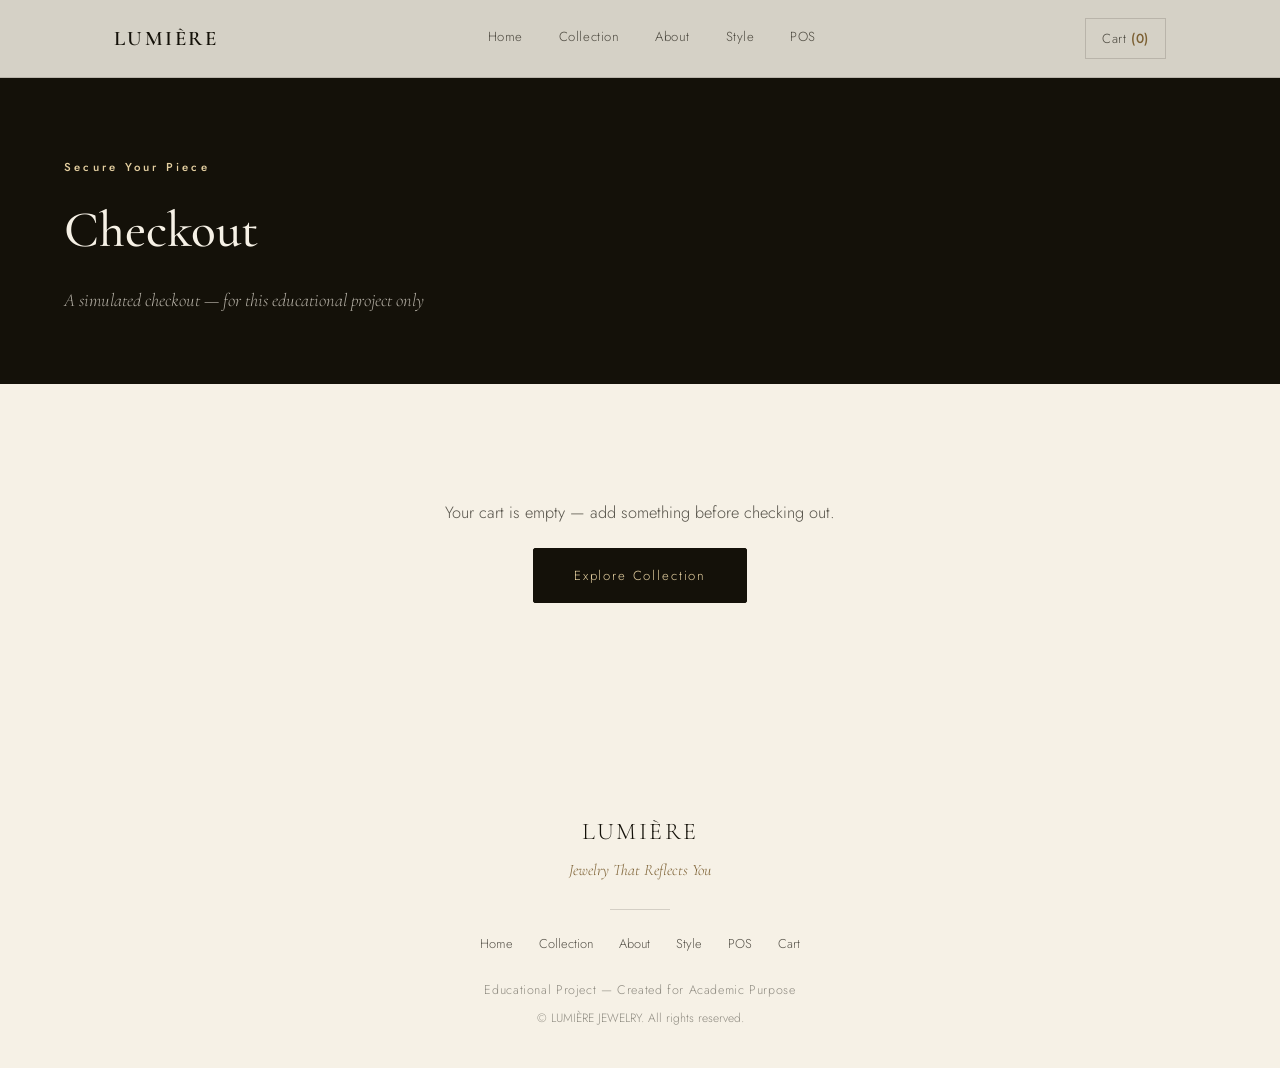
<file: order.html>
<!DOCTYPE html>
<html lang="th">
<head>
<meta charset="UTF-8">
<meta name="viewport" content="width=device-width, initial-scale=1.0">
<title>Checkout — LUMIÈRE JEWELRY</title>
<link rel="preconnect" href="https://fonts.googleapis.com">
<link rel="preconnect" href="https://fonts.gstatic.com" crossorigin>
<link href="https://fonts.googleapis.com/css2?family=Cormorant+Garamond:ital,wght@0,300;0,400;0,500;0,600;1,400&family=Jost:wght@200;300;400;500;600&display=swap" rel="stylesheet">
<link rel="stylesheet" href="style.css">
</head>
<body data-page="order">

<header class="nav" id="nav">
  <div class="nav__inner">
    <a href="index.html" class="nav__mark">LUMIÈRE</a>
    <nav class="nav__links" data-nav-links>
      <a href="index.html" data-page="home">Home</a>
      <a href="collection.html" data-page="collection">Collection</a>
      <a href="about.html" data-page="about">About</a>
      <a href="style.html" data-page="style">Style</a>
      <a href="pos.html" data-page="pos">POS</a>
    </nav>
    <div class="nav__actions">
      <a href="cart.html" class="nav__cart-link" id="cartLink">Cart <span id="cartCount">(0)</span></a>
      <button class="nav__toggle" id="navToggle" aria-label="เปิดเมนู" aria-expanded="false">
        <span></span><span></span><span></span>
      </button>
    </div>
  </div>
  <nav class="nav__mobile" id="navMobile" data-nav-links>
    <a href="index.html" data-page="home">Home</a>
    <a href="collection.html" data-page="collection">Collection</a>
    <a href="about.html" data-page="about">About</a>
    <a href="style.html" data-page="style">Style</a>
    <a href="pos.html" data-page="pos">POS</a>
    <a href="cart.html" data-page="cart">Cart</a>
  </nav>
</header>

<main>
  <section class="page-hero">
    <div class="page-hero__inner">
      <p class="eyebrow">Secure Your Piece</p>
      <h1>Checkout</h1>
      <p class="page-hero__sub">A simulated checkout — for this educational project only</p>
    </div>
  </section>

  <section id="checkoutRoot" hidden>
    <div class="checkout-layout">

      <div class="order-col" id="checkoutSummaryCol">
        <h2>Order Summary</h2>
        <div class="order-summary">
          <div id="checkoutList"></div>

          <div class="discount-row">
            <input type="text" id="discountInput" placeholder="Discount code (try LUMIERE10)" autocomplete="off">
            <button type="button" class="btn-mini btn-mini--solid" id="applyDiscountBtn">Apply</button>
          </div>
          <p class="discount-msg" id="discountMsg"></p>

          <div class="order-total-row">
            <span>Subtotal</span>
            <span id="checkoutSubtotal">฿0 THB</span>
          </div>
          <div class="order-total-row" id="checkoutDiscountRow" hidden>
            <span>Discount</span>
            <span id="checkoutDiscountAmount">฿0 THB</span>
          </div>
          <div class="order-total-row is-grand">
            <span>Total</span>
            <span id="checkoutTotal">฿0 THB</span>
          </div>
        </div>
        <p class="order-note">Educational demo only — no payment is processed and no data is stored.</p>
      </div>

      <div class="order-col" id="checkoutFormCol">
        <h2>Delivery Details</h2>
        <form class="order-form" id="checkoutForm" novalidate>
          <div class="field">
            <label for="custName">Full Name</label>
            <input type="text" id="custName" required>
          </div>
          <div class="field--row">
            <div class="field">
              <label for="custPhone">Phone Number</label>
              <input type="tel" id="custPhone" required>
            </div>
            <div class="field">
              <label for="custEmail">Email</label>
              <input type="email" id="custEmail" required>
            </div>
          </div>
          <div class="field">
            <label for="custAddress">Delivery Address</label>
            <textarea id="custAddress" required></textarea>
          </div>
          <div class="field">
            <label for="custNotes">Additional Notes (optional)</label>
            <textarea id="custNotes"></textarea>
          </div>
          <button type="submit" class="btn btn--solid btn--block">Place Order</button>
        </form>
      </div>

    </div>

    <div class="order-confirm" id="checkoutConfirm" hidden>
      <div class="order-confirm__badge">&#10003;</div>
      <h2>Order Confirmed</h2>
      <p id="checkoutOrderNumber" style="font-family:var(--display); color:var(--gold-deep); font-size:1.1rem; margin-bottom:6px;"></p>
      <p id="checkoutTotalConfirm" style="color:var(--ink-70); margin-bottom:36px;"></p>
      <div style="display:flex; gap:14px; justify-content:center; flex-wrap:wrap;">
        <a href="receipt.html" class="btn btn--solid">View Receipt</a>
        <a href="index.html" class="btn btn--dark">Back to Home</a>
      </div>
    </div>
  </section>

  <section class="empty-state" id="checkoutEmpty" hidden style="padding:100px var(--gutter) 140px;">
    <p>Your cart is empty — add something before checking out.</p>
    <a href="collection.html" class="btn btn--solid">Explore Collection</a>
  </section>
</main>

<footer class="footer">
  <p class="footer__mark">LUMIÈRE</p>
  <p class="footer__tagline">Jewelry That Reflects You</p>
  <div class="footer__rule" aria-hidden="true"></div>
  <nav class="footer__links">
    <a href="index.html">Home</a>
    <a href="collection.html">Collection</a>
    <a href="about.html">About</a>
    <a href="style.html">Style</a>
    <a href="pos.html">POS</a>
    <a href="cart.html">Cart</a>
  </nav>
  <p class="footer__meta">Educational Project — Created for Academic Purpose</p>
  <p class="footer__copy">&copy; LUMIÈRE JEWELRY. All rights reserved.</p>
</footer>

<script src="script.js"></script>
</body>
</html>
</file>
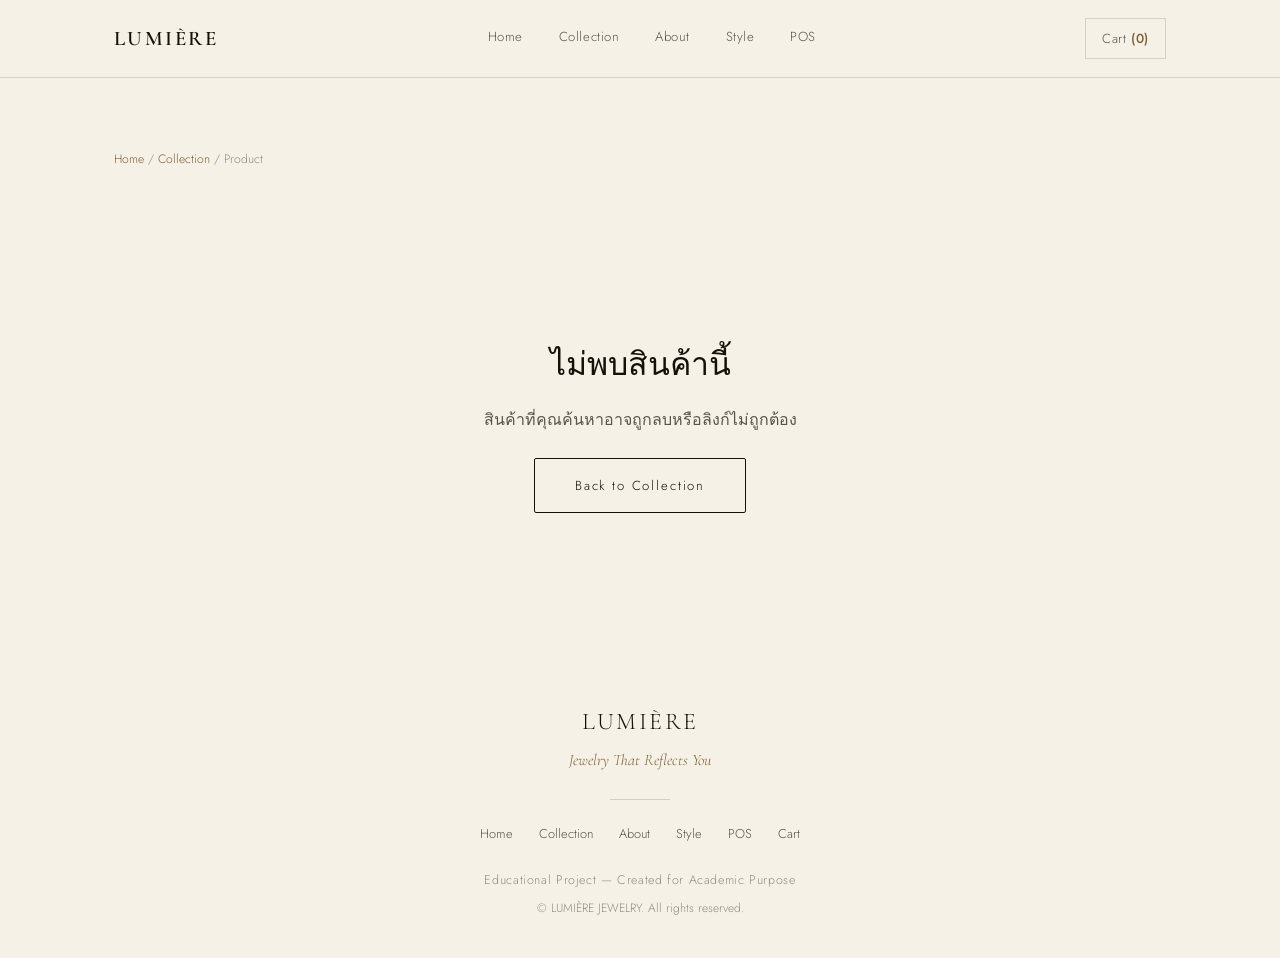
<file: product.html>
<!DOCTYPE html>
<html lang="th">
<head>
<meta charset="UTF-8">
<meta name="viewport" content="width=device-width, initial-scale=1.0">
<title>Product — LUMIÈRE JEWELRY</title>
<link rel="preconnect" href="https://fonts.googleapis.com">
<link rel="preconnect" href="https://fonts.gstatic.com" crossorigin>
<link href="https://fonts.googleapis.com/css2?family=Cormorant+Garamond:ital,wght@0,300;0,400;0,500;0,600;1,400&family=Jost:wght@200;300;400;500;600&display=swap" rel="stylesheet">
<link rel="stylesheet" href="style.css">
</head>
<body data-page="product">

<header class="nav" id="nav">
  <div class="nav__inner">
    <a href="index.html" class="nav__mark">LUMIÈRE</a>
    <nav class="nav__links" data-nav-links>
      <a href="index.html" data-page="home">Home</a>
      <a href="collection.html" data-page="collection">Collection</a>
      <a href="about.html" data-page="about">About</a>
      <a href="style.html" data-page="style">Style</a>
      <a href="pos.html" data-page="pos">POS</a>
    </nav>
    <div class="nav__actions">
      <a href="cart.html" class="nav__cart-link" id="cartLink">Cart <span id="cartCount">(0)</span></a>
      <button class="nav__toggle" id="navToggle" aria-label="เปิดเมนู" aria-expanded="false">
        <span></span><span></span><span></span>
      </button>
    </div>
  </div>
  <nav class="nav__mobile" id="navMobile" data-nav-links>
    <a href="index.html" data-page="home">Home</a>
    <a href="collection.html" data-page="collection">Collection</a>
    <a href="about.html" data-page="about">About</a>
    <a href="style.html" data-page="style">Style</a>
    <a href="pos.html" data-page="pos">POS</a>
    <a href="cart.html" data-page="cart">Cart</a>
  </nav>
</header>

<main>
  <div class="crumb-bar">
    <p class="breadcrumb"><a href="index.html">Home</a> / <a href="collection.html">Collection</a> / <span id="crumbName">Product</span></p>
  </div>

  <section id="productDetailRoot" hidden>
    <div class="product-detail">
      <div class="product-detail__media" id="pdMedia"></div>
      <div class="product-detail__info">
        <span class="style-pill" id="pdStyle"></span>
        <h1 id="pdName"></h1>
        <p class="product-detail__type" id="pdType"></p>
        <p class="product-detail__price" id="pdPrice"></p>
        <p class="product-detail__desc" id="pdDesc"></p>
        <p class="product-detail__long" id="pdLong"></p>

        <div class="qty-stepper">
          <button type="button" id="pdQtyMinus" aria-label="ลดจำนวน">&minus;</button>
          <input type="number" id="pdQty" value="1" min="1" max="20" aria-label="จำนวน">
          <button type="button" id="pdQtyPlus" aria-label="เพิ่มจำนวน">+</button>
        </div>

        <div class="product-detail__actions">
          <button class="btn btn--solid" id="pdAddToCart">Add to Cart</button>
          <a href="collection.html" class="btn btn--dark">Back to Collection</a>
          <span class="added-msg" id="pdAddedMsg">Added to cart &#10003;</span>
        </div>
      </div>
    </div>

    <section class="related">
      <div class="section-head" style="margin-bottom:34px;">
        <p class="eyebrow">You May Also Like</p>
        <h2 style="font-size:1.8rem;">More from this mood</h2>
      </div>
      <div class="product-grid product-grid--three" id="relatedGrid"></div>
    </section>
  </section>

  <section id="productNotFound" class="not-found" hidden>
    <h1>ไม่พบสินค้านี้</h1>
    <p>สินค้าที่คุณค้นหาอาจถูกลบหรือลิงก์ไม่ถูกต้อง</p>
    <a href="collection.html" class="btn btn--dark">Back to Collection</a>
  </section>
</main>

<footer class="footer">
  <p class="footer__mark">LUMIÈRE</p>
  <p class="footer__tagline">Jewelry That Reflects You</p>
  <div class="footer__rule" aria-hidden="true"></div>
  <nav class="footer__links">
    <a href="index.html">Home</a>
    <a href="collection.html">Collection</a>
    <a href="about.html">About</a>
    <a href="style.html">Style</a>
    <a href="pos.html">POS</a>
    <a href="cart.html">Cart</a>
  </nav>
  <p class="footer__meta">Educational Project — Created for Academic Purpose</p>
  <p class="footer__copy">&copy; LUMIÈRE JEWELRY. All rights reserved.</p>
</footer>

<script src="script.js"></script>
</body>
</html>
</file>
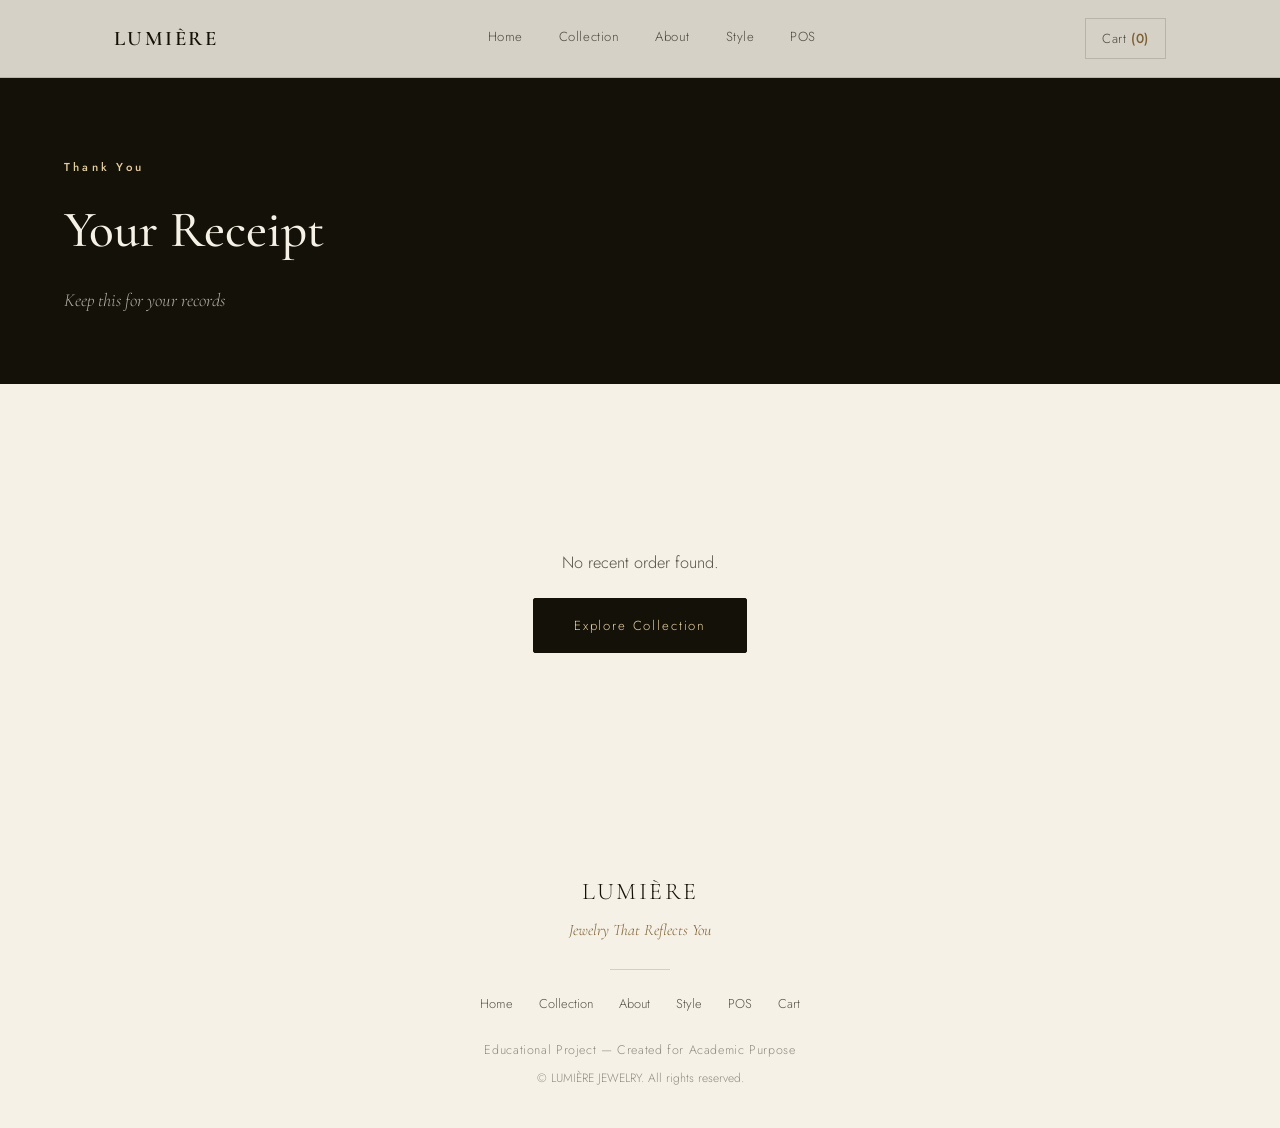
<file: receipt.html>
<!DOCTYPE html>
<html lang="th">
<head>
<meta charset="UTF-8">
<meta name="viewport" content="width=device-width, initial-scale=1.0">
<title>Receipt — LUMIÈRE JEWELRY</title>
<link rel="preconnect" href="https://fonts.googleapis.com">
<link rel="preconnect" href="https://fonts.gstatic.com" crossorigin>
<link href="https://fonts.googleapis.com/css2?family=Cormorant+Garamond:ital,wght@0,300;0,400;0,500;0,600;1,400&family=Jost:wght@200;300;400;500;600&display=swap" rel="stylesheet">
<link rel="stylesheet" href="style.css">
</head>
<body data-page="receipt">

<header class="nav" id="nav">
  <div class="nav__inner">
    <a href="index.html" class="nav__mark">LUMIÈRE</a>
    <nav class="nav__links" data-nav-links>
      <a href="index.html" data-page="home">Home</a>
      <a href="collection.html" data-page="collection">Collection</a>
      <a href="about.html" data-page="about">About</a>
      <a href="style.html" data-page="style">Style</a>
      <a href="pos.html" data-page="pos">POS</a>
    </nav>
    <div class="nav__actions">
      <a href="cart.html" class="nav__cart-link" id="cartLink">Cart <span id="cartCount">(0)</span></a>
      <button class="nav__toggle" id="navToggle" aria-label="เปิดเมนู" aria-expanded="false">
        <span></span><span></span><span></span>
      </button>
    </div>
  </div>
  <nav class="nav__mobile" id="navMobile" data-nav-links>
    <a href="index.html" data-page="home">Home</a>
    <a href="collection.html" data-page="collection">Collection</a>
    <a href="about.html" data-page="about">About</a>
    <a href="style.html" data-page="style">Style</a>
    <a href="pos.html" data-page="pos">POS</a>
    <a href="cart.html" data-page="cart">Cart</a>
  </nav>
</header>

<main>
  <section class="page-hero">
    <div class="page-hero__inner">
      <p class="eyebrow">Thank You</p>
      <h1>Your Receipt</h1>
      <p class="page-hero__sub">Keep this for your records</p>
    </div>
  </section>

  <div class="cart-layout">
    <section id="receiptRoot" hidden>
      <div class="receipt-card">
        <div class="receipt-card__brand">
          <strong>LUMIÈRE JEWELRY</strong>
          <span>Jewelry That Reflects You</span>
        </div>
        <div class="receipt-card__meta">
          <span id="rcOrderNumber"></span>
          <span id="rcDate"></span>
        </div>
        <table>
          <thead>
            <tr><th>Item</th><th>Qty</th><th>Price</th><th>Line Total</th></tr>
          </thead>
          <tbody id="rcItems"></tbody>
        </table>
        <div class="order-total-row">
          <span>Subtotal</span>
          <span id="rcSubtotal"></span>
        </div>
        <div class="order-total-row" id="rcDiscountRow" hidden>
          <span>Discount</span>
          <span id="rcDiscount"></span>
        </div>
        <div class="order-total-row is-grand">
          <span>Total</span>
          <span id="rcTotal"></span>
        </div>
        <div class="order-note" id="rcCustomer" style="margin-top:22px; line-height:1.7;"></div>

        <div class="receipt-card__actions">
          <button type="button" class="btn btn--dark" id="printBtn">Print Receipt</button>
          <a href="index.html" class="btn btn--solid">Back to Home</a>
        </div>
      </div>
    </section>

    <section class="empty-state" id="receiptEmpty" hidden>
      <p>No recent order found.</p>
      <a href="collection.html" class="btn btn--solid">Explore Collection</a>
    </section>
  </div>
</main>

<footer class="footer">
  <p class="footer__mark">LUMIÈRE</p>
  <p class="footer__tagline">Jewelry That Reflects You</p>
  <div class="footer__rule" aria-hidden="true"></div>
  <nav class="footer__links">
    <a href="index.html">Home</a>
    <a href="collection.html">Collection</a>
    <a href="about.html">About</a>
    <a href="style.html">Style</a>
    <a href="pos.html">POS</a>
    <a href="cart.html">Cart</a>
  </nav>
  <p class="footer__meta">Educational Project — Created for Academic Purpose</p>
  <p class="footer__copy">&copy; LUMIÈRE JEWELRY. All rights reserved.</p>
</footer>

<script src="script.js"></script>
</body>
</html>
</file>
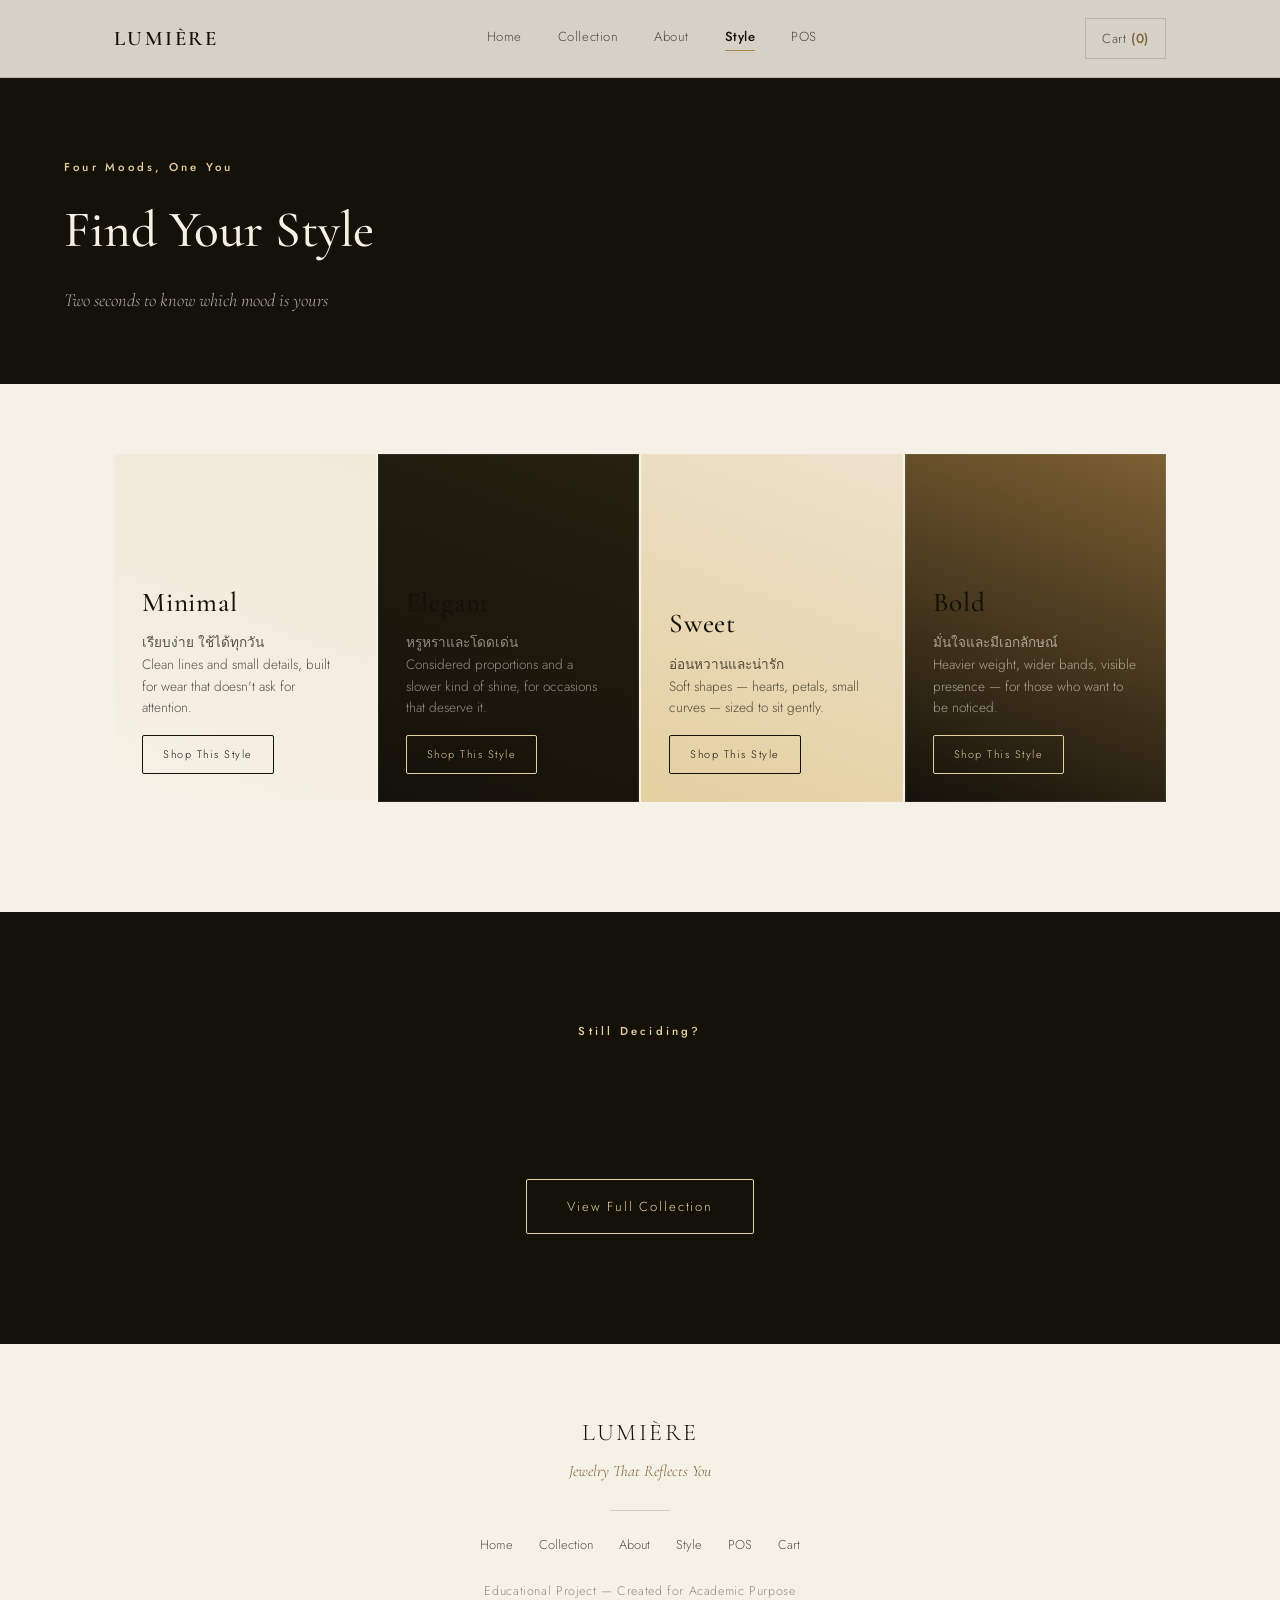
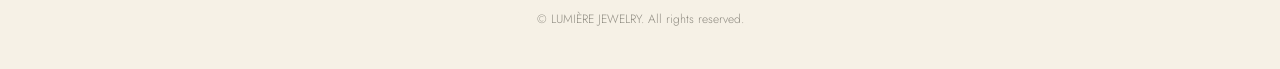
<file: style.html>
<!DOCTYPE html>
<html lang="th">
<head>
<meta charset="UTF-8">
<meta name="viewport" content="width=device-width, initial-scale=1.0">
<title>Find Your Style — LUMIÈRE JEWELRY</title>
<meta name="description" content="Four moods, one you — Minimal, Elegant, Sweet and Bold.">
<link rel="preconnect" href="https://fonts.googleapis.com">
<link rel="preconnect" href="https://fonts.gstatic.com" crossorigin>
<link href="https://fonts.googleapis.com/css2?family=Cormorant+Garamond:ital,wght@0,300;0,400;0,500;0,600;1,400&family=Jost:wght@200;300;400;500;600&display=swap" rel="stylesheet">
<link rel="stylesheet" href="style.css">
</head>
<body data-page="style">

<header class="nav" id="nav">
  <div class="nav__inner">
    <a href="index.html" class="nav__mark">LUMIÈRE</a>
    <nav class="nav__links" data-nav-links>
      <a href="index.html" data-page="home">Home</a>
      <a href="collection.html" data-page="collection">Collection</a>
      <a href="about.html" data-page="about">About</a>
      <a href="style.html" data-page="style">Style</a>
      <a href="pos.html" data-page="pos">POS</a>
    </nav>
    <div class="nav__actions">
      <a href="cart.html" class="nav__cart-link" id="cartLink">Cart <span id="cartCount">(0)</span></a>
      <button class="nav__toggle" id="navToggle" aria-label="เปิดเมนู" aria-expanded="false">
        <span></span><span></span><span></span>
      </button>
    </div>
  </div>
  <nav class="nav__mobile" id="navMobile" data-nav-links>
    <a href="index.html" data-page="home">Home</a>
    <a href="collection.html" data-page="collection">Collection</a>
    <a href="about.html" data-page="about">About</a>
    <a href="style.html" data-page="style">Style</a>
    <a href="pos.html" data-page="pos">POS</a>
    <a href="cart.html" data-page="cart">Cart</a>
  </nav>
</header>

<main>
  <section class="page-hero">
    <div class="page-hero__inner">
      <p class="eyebrow">Four Moods, One You</p>
      <h1>Find Your Style</h1>
      <p class="page-hero__sub">Two seconds to know which mood is yours</p>
    </div>
  </section>

  <section class="mood" style="padding-top:70px;">
    <div class="mood__grid">
      <article class="mood-card mood-card--minimal">
        <div class="mood-card__inner">
          <h3>Minimal</h3>
          <p>เรียบง่าย ใช้ได้ทุกวัน<br>Clean lines and small details, built for wear that doesn't ask for attention.</p>
          <a href="collection.html?style=Minimal" class="btn btn--dark">Shop This Style</a>
        </div>
      </article>
      <article class="mood-card mood-card--elegant">
        <div class="mood-card__inner">
          <h3>Elegant</h3>
          <p>หรูหราและโดดเด่น<br>Considered proportions and a slower kind of shine, for occasions that deserve it.</p>
          <a href="collection.html?style=Elegant" class="btn btn--gold">Shop This Style</a>
        </div>
      </article>
      <article class="mood-card mood-card--sweet">
        <div class="mood-card__inner">
          <h3>Sweet</h3>
          <p>อ่อนหวานและน่ารัก<br>Soft shapes — hearts, petals, small curves — sized to sit gently.</p>
          <a href="collection.html?style=Sweet" class="btn btn--dark">Shop This Style</a>
        </div>
      </article>
      <article class="mood-card mood-card--bold">
        <div class="mood-card__inner">
          <h3>Bold</h3>
          <p>มั่นใจและมีเอกลักษณ์<br>Heavier weight, wider bands, visible presence — for those who want to be noticed.</p>
          <a href="collection.html?style=Bold" class="btn btn--gold">Shop This Style</a>
        </div>
      </article>
    </div>
  </section>

  <section class="statement" style="padding-top:110px; padding-bottom:110px;">
    <p class="eyebrow" style="color:var(--gold-light); text-align:center;">Still Deciding?</p>
    <h2 class="statement__en" style="font-size:clamp(1.6rem,3.4vw,2.4rem);">Browse the full collection and compare<br>all four moods side by side.</h2>
    <div style="margin-top:36px;">
      <a href="collection.html" class="btn btn--gold">View Full Collection</a>
    </div>
  </section>
</main>

<footer class="footer">
  <p class="footer__mark">LUMIÈRE</p>
  <p class="footer__tagline">Jewelry That Reflects You</p>
  <div class="footer__rule" aria-hidden="true"></div>
  <nav class="footer__links">
    <a href="index.html">Home</a>
    <a href="collection.html">Collection</a>
    <a href="about.html">About</a>
    <a href="style.html">Style</a>
    <a href="pos.html">POS</a>
    <a href="cart.html">Cart</a>
  </nav>
  <p class="footer__meta">Educational Project — Created for Academic Purpose</p>
  <p class="footer__copy">&copy; LUMIÈRE JEWELRY. All rights reserved.</p>
</footer>

<script src="script.js"></script>
</body>
</html>
</file>
<file: style.css>
/* ==========================================================
   LUMIÈRE JEWELRY — Design tokens
   ========================================================== */
:root{
  --ink:        #141109;   /* warm near-black */
  --ivory:      #F6F1E6;   /* base background */
  --cream:      #EDE2CC;   /* card / secondary surface */
  --cream-soft: #F1E9D8;
  --gold:       #AD8A4E;   /* primary accent */
  --gold-light: #E4CFA0;   /* highlight / hover */
  --gold-deep:  #7C6033;
  --white:      #FFFFFF;
  --ink-70:     rgba(20,17,9,0.7);
  --ink-45:     rgba(20,17,9,0.45);
  --ink-15:     rgba(20,17,9,0.15);

  --display: 'Cormorant Garamond', serif;
  --body:    'Jost', sans-serif;

  --max: 1180px;
  --gutter: clamp(24px, 5vw, 72px);

  --ease: cubic-bezier(.22,.68,.32,1);
}

*,*::before,*::after{ box-sizing:border-box; }
html{ scroll-behavior:smooth; }
@media (prefers-reduced-motion: reduce){
  html{ scroll-behavior:auto; }
  *,*::before,*::after{ animation-duration:0.01ms !important; animation-iteration-count:1 !important; transition-duration:0.01ms !important; }
}

body{
  margin:0;
  background:var(--ivory);
  color:var(--ink);
  font-family:var(--body);
  font-weight:300;
  line-height:1.6;
  -webkit-font-smoothing:antialiased;
}

img{ max-width:100%; display:block; }
a{ color:inherit; text-decoration:none; }
button{ font-family:inherit; cursor:pointer; }

h1,h2,h3{
  font-family:var(--display);
  font-weight:500;
  margin:0;
  color:var(--ink);
}

.eyebrow, .hero__eyebrow{
  font-family:var(--body);
  font-size:0.72rem;
  letter-spacing:0.28em;
  color:var(--gold-deep);
  margin:0 0 14px;
  font-weight:500;
}

.section-head{
  max-width:var(--max);
  margin:0 auto;
  padding:0 var(--gutter);
  text-align:left;
  margin-bottom:56px;
}
.section-head h2{ font-size:clamp(2.1rem, 4vw, 3rem); }
.section-head p{ color:var(--ink-70); margin-top:12px; max-width:56ch; }

main{ display:block; }
section{ padding:110px 0; }

.btn{
  display:inline-block;
  padding:16px 40px;
  font-family:var(--body);
  font-size:0.82rem;
  letter-spacing:0.14em;
  border-radius:2px;
  border:1px solid transparent;
  transition:background .35s var(--ease), color .35s var(--ease), border-color .35s var(--ease);
}
.btn--gold{
  border:1px solid var(--gold-light);
  color:var(--gold-light);
  background:transparent;
}
.btn--gold:hover{
  background:var(--gold-light);
  color:var(--ink);
}
.btn--dark{
  border:1px solid var(--ink);
  color:var(--ink);
  background:transparent;
}
.btn--dark:hover{ background:var(--ink); color:var(--gold-light); }
.btn--solid{
  border:1px solid var(--ink);
  background:var(--ink);
  color:var(--gold-light);
}
.btn--solid:hover{ background:var(--gold-deep); border-color:var(--gold-deep); color:var(--ivory); }
.btn[disabled]{ opacity:0.4; cursor:not-allowed; }
.btn--block{ display:block; width:100%; text-align:center; }

.link-underline{
  display:inline-block;
  font-size:0.9rem;
  color:var(--gold-deep);
  border-bottom:1px solid var(--ink-15);
  padding-bottom:3px;
  transition:border-color .3s var(--ease), color .3s var(--ease);
  background:none; border-left:none; border-right:none; border-top:none;
}
.link-underline:hover{ border-color:var(--gold-deep); color:var(--ink); }

.visually-hidden{
  position:absolute; width:1px; height:1px; overflow:hidden;
  clip:rect(0,0,0,0); white-space:nowrap;
}

/* ==========================================================
   NAV (shared across all pages)
   ========================================================== */
.nav{
  position:fixed; top:0; left:0; right:0; z-index:100;
  background:rgba(246,241,230,0.86);
  backdrop-filter:blur(10px);
  border-bottom:1px solid var(--ink-15);
}
.nav__inner{
  max-width:var(--max); margin:0 auto; padding:18px var(--gutter);
  display:flex; align-items:center; justify-content:space-between;
}
.nav__mark{
  font-family:var(--display); font-size:1.3rem; letter-spacing:0.12em; font-weight:600;
}
.nav__links{ display:flex; gap:36px; }
.nav__links a{
  font-size:0.82rem; letter-spacing:0.04em; color:var(--ink-70);
  transition:color .3s var(--ease); padding-bottom:3px; border-bottom:1px solid transparent;
}
.nav__links a:hover{ color:var(--gold-deep); }
.nav__links a.is-current, .nav__mobile a.is-current{
  color:var(--ink); border-color:var(--gold); font-weight:500;
}

.nav__actions{ display:flex; align-items:center; gap:22px; }
.nav__cart{ position:relative; color:var(--ink-70); display:flex; transition:color .3s var(--ease); }
.nav__cart:hover{ color:var(--gold-deep); }
.nav__cart-badge{
  position:absolute; top:-9px; right:-11px; background:var(--ink); color:var(--gold-light);
  font-size:0.6rem; min-width:16px; height:16px; border-radius:999px; line-height:16px;
  text-align:center; padding:0 4px;
}

.nav__toggle{
  display:none; flex-direction:column; gap:5px; background:none; border:none; padding:6px;
}
.nav__toggle span{ width:22px; height:1px; background:var(--ink); display:block; transition:transform .3s var(--ease), opacity .3s var(--ease); }
.nav__mobile{
  display:none; flex-direction:column; gap:0; background:var(--ivory);
  border-top:1px solid var(--ink-15);
}
.nav__mobile a{
  padding:16px var(--gutter); border-bottom:1px solid var(--ink-15); font-size:0.95rem;
}
.nav__mobile.is-open{ display:flex; }

@media (max-width:860px){
  .nav__links{ display:none; }
  .nav__toggle{ display:flex; }
}

/* ==========================================================
   PAGE HERO (interior page banner: collection/product/order/about/style)
   ========================================================== */
.page-hero{
  background:var(--ink); color:var(--ivory);
  text-align:left; padding:158px var(--gutter) 68px;
}
.page-hero__inner{ max-width:var(--max); margin:0 auto; }
.page-hero .eyebrow{ color:var(--gold-light); }
.page-hero h1{ font-size:clamp(2rem,4.6vw,3.2rem); color:var(--ivory); }
.page-hero__sub{
  font-family:var(--display); font-style:italic; font-size:1.15rem;
  color:rgba(246,241,230,0.7); margin:14px 0 0;
}
.breadcrumb{ font-size:0.76rem; color:rgba(246,241,230,0.45); margin:22px 0 0; }
.breadcrumb a{ color:var(--gold-light); }
.breadcrumb a:hover{ text-decoration:underline; }

/* ==========================================================
   1. HERO (home only)
   ========================================================== */
.hero{
  position:relative;
  min-height:100vh;
  display:flex; flex-direction:column; align-items:center; justify-content:center;
  text-align:center;
  background:var(--ink);
  color:var(--ivory);
  overflow:hidden;
  padding:140px var(--gutter) 80px;
}
.hero__glow{
  position:absolute; inset:0;
  background:radial-gradient(ellipse 60% 50% at 50% 30%, rgba(173,138,78,0.28), transparent 70%);
  pointer-events:none;
}
.hero__content{
  position:relative; z-index:1;
  opacity:0; transform:translateY(18px);
  animation:heroIn 1.1s var(--ease) 0.15s forwards;
}
@keyframes heroIn{ to{ opacity:1; transform:translateY(0); } }

.hero__eyebrow{ color:var(--gold-light); }
.hero__title{
  font-size:clamp(2.6rem, 8vw, 5.4rem);
  letter-spacing:0.08em;
  display:flex; flex-direction:column; gap:4px;
  color:var(--ivory);
}
.hero__title span{
  display:block;
  font-size:0.32em;
  letter-spacing:0.55em;
  font-weight:300;
  color:var(--gold-light);
  margin-left:0.5em;
}
.hero__rule{
  width:1px; height:52px; background:var(--gold);
  margin:34px auto;
}
.hero__tagline{
  font-family:var(--display); font-style:italic; font-size:1.4rem; color:var(--ivory);
  margin:0 0 8px;
}
.hero__tagline-th{
  font-size:0.95rem; color:rgba(246,241,230,0.6);
  margin:0 0 40px;
}
.hero__scroll{
  position:absolute; bottom:34px; left:50%; transform:translateX(-50%);
  display:flex; flex-direction:column; align-items:center; gap:8px;
  font-size:0.68rem; letter-spacing:0.2em; color:rgba(246,241,230,0.45);
}
.hero__scroll span{
  width:1px; height:30px; background:rgba(246,241,230,0.4);
  animation:scrollLine 1.8s ease-in-out infinite;
}
@keyframes scrollLine{ 0%,100%{ transform:scaleY(1); opacity:0.5; } 50%{ transform:scaleY(0.5); opacity:1; } }

/* ==========================================================
   MOOD / STYLE CARDS (used on home teaser + style.html)
   ========================================================== */
.mood__grid{
  max-width:var(--max); margin:0 auto; padding:0 var(--gutter);
  display:grid; grid-template-columns:repeat(4,1fr); gap:2px;
}
.mood-card{
  position:relative; aspect-ratio:3/4; overflow:hidden;
  display:flex; align-items:flex-end; padding:28px;
  color:inherit; cursor:pointer;
}
.mood-card__inner{ position:relative; z-index:1; width:100%; }
.mood-card h3{ font-size:1.7rem; letter-spacing:0.03em; margin-bottom:8px; }
.mood-card p{ font-size:0.85rem; margin:0 0 16px; }
.mood-card .btn{ padding:10px 20px; font-size:0.68rem; }
.mood-card--minimal{ background:linear-gradient(200deg,var(--cream-soft),var(--ivory)); color:var(--ink); }
.mood-card--minimal p{ color:var(--ink-70); }
.mood-card--elegant{ background:linear-gradient(200deg,#25200f,var(--ink)); color:var(--ivory); }
.mood-card--elegant p{ color:rgba(246,241,230,0.55); }
.mood-card--sweet{ background:linear-gradient(200deg,var(--cream),var(--gold-light)); color:var(--ink); }
.mood-card--sweet p{ color:var(--ink-70); }
.mood-card--bold{ background:linear-gradient(200deg,var(--gold-deep),var(--ink)); color:var(--ivory); }
.mood-card--bold p{ color:rgba(246,241,230,0.6); }
.mood-card::after{
  content:""; position:absolute; inset:0; border:1px solid rgba(255,255,255,0.08);
  transition:background .4s var(--ease);
}
.mood-card:hover::after{ background:rgba(255,255,255,0.05); }

@media (max-width:860px){
  .mood__grid{ grid-template-columns:repeat(2,1fr); }
}

/* ==========================================================
   PRODUCT CARD (home featured + collection grid)
   ========================================================== */
.filter{
  max-width:var(--max); margin:0 auto 48px; padding:0 var(--gutter);
  display:flex; flex-wrap:wrap; gap:10px;
}
.filter__btn{
  background:transparent; border:1px solid var(--ink-15);
  padding:10px 24px; font-size:0.78rem; letter-spacing:0.08em; color:var(--ink-70);
  border-radius:999px;
  transition:background .3s var(--ease), color .3s var(--ease), border-color .3s var(--ease);
}
.filter__btn:hover{ border-color:var(--gold); color:var(--ink); }
.filter__btn.is-active{ background:var(--ink); border-color:var(--ink); color:var(--gold-light); }

.product-grid{
  max-width:var(--max); margin:0 auto; padding:0 var(--gutter);
  display:grid; grid-template-columns:repeat(4,1fr); gap:30px 24px;
}
.product-grid--four{ grid-template-columns:repeat(4,1fr); }
.product-grid--three{ grid-template-columns:repeat(3,1fr); }

.product-card{
  border:1px solid var(--ink-15);
  background:var(--white);
  display:flex; flex-direction:column;
  transition:border-color .3s var(--ease), transform .35s var(--ease);
  animation:cardIn .5s var(--ease) both;
}
@keyframes cardIn{ from{ opacity:0; transform:translateY(10px);} to{ opacity:1; transform:translateY(0);} }
.product-card:hover{ border-color:var(--gold); }

.product-card__visual{
  aspect-ratio:4/5;
  position:relative;
  overflow:hidden;
  background:var(--cream-soft);
}
.product-card__visual img{
  width:100%; height:100%; object-fit:cover; display:block;
  transition:transform .6s var(--ease);
}
.product-card:hover .product-card__visual img{ transform:scale(1.045); }
.product-card__tag{
  position:absolute; top:14px; left:14px; z-index:1;
  font-size:0.65rem; letter-spacing:0.14em; text-transform:uppercase;
  color:var(--ink); background:rgba(246,241,230,0.88); padding:5px 10px;
}

.product-card__body{ padding:20px 20px 22px; display:flex; flex-direction:column; gap:5px; flex:1; }
.product-card__type{ font-size:0.7rem; letter-spacing:0.1em; color:var(--ink-45); text-transform:uppercase; }
.product-card__name{ font-family:var(--display); font-size:1.22rem; font-weight:500; margin:0; line-height:1.25; }
.product-card__price{ font-family:var(--display); font-size:1.1rem; color:var(--gold-deep); margin:4px 0 12px; }

.product-card__actions{ display:flex; gap:8px; margin-top:auto; }
.btn-mini{
  flex:1; text-align:center; padding:11px 6px; font-size:0.7rem; letter-spacing:0.05em;
  border:1px solid var(--ink-15); background:transparent; color:var(--ink);
  transition:background .3s var(--ease), color .3s var(--ease), border-color .3s var(--ease);
}
.btn-mini--outline:hover{ border-color:var(--gold); color:var(--gold-deep); }
.btn-mini--solid{ background:var(--ink); color:var(--gold-light); border-color:var(--ink); }
.btn-mini--solid:hover{ background:var(--gold-deep); border-color:var(--gold-deep); color:var(--ivory); }

.product-grid__empty{ text-align:center; color:var(--ink-45); padding:40px 0; grid-column:1/-1; }

@media (max-width:1020px){
  .product-grid, .product-grid--four{ grid-template-columns:repeat(2,1fr); }
}
@media (max-width:560px){
  .product-grid, .product-grid--four, .product-grid--three{ grid-template-columns:1fr; }
}

/* ==========================================================
   ABOUT (about.html)
   ========================================================== */
.about-block{ padding:100px 0; }
.about-block__inner{
  max-width:var(--max); margin:0 auto; padding:0 var(--gutter);
  display:grid; grid-template-columns:0.85fr 1.15fr; gap:80px; align-items:center;
}
.about-block__inner.is-reverse{ direction:rtl; }
.about-block__inner.is-reverse > *{ direction:ltr; }
.about-block__frame{
  aspect-ratio:4/5; overflow:hidden; border:1px solid var(--ink-15);
}
.about-block__frame img{ width:100%; height:100%; object-fit:cover; }
.about-block__text h2{ font-size:clamp(1.9rem,3.4vw,2.6rem); line-height:1.25; margin-bottom:22px; }
.about-block__lede{
  font-family:var(--display); font-style:italic; font-size:1.15rem; color:var(--gold-deep);
  margin:0 0 20px;
}
.about-block__text p{ color:var(--ink-70); max-width:52ch; margin:0 0 20px; }
.about-block--soft{ background:var(--cream-soft); }

@media (max-width:860px){
  .about-block__inner{ grid-template-columns:1fr; gap:40px; direction:ltr; }
  .about-block__frame{ max-width:280px; margin:0 auto; }
}

/* ==========================================================
   WHY CHOOSE US
   ========================================================== */
.why{ background:var(--cream-soft); }
.why__list{
  max-width:var(--max); margin:0 auto; padding:0 var(--gutter);
  display:grid; grid-template-columns:repeat(3,1fr); gap:50px;
}
.why__item{ display:flex; gap:20px; align-items:flex-start; border-top:1px solid var(--ink-15); padding-top:24px; }
.why__num{ font-family:var(--display); font-size:1.6rem; color:var(--gold); }
.why__item h3{ font-size:1.25rem; margin-bottom:8px; }
.why__item p{ font-size:0.88rem; color:var(--ink-70); margin:0; }

@media (max-width:860px){
  .why__list{ grid-template-columns:1fr; gap:28px; }
}

/* ==========================================================
   STYLE FINDER (style.html)
   ========================================================== */
.finder__options{
  max-width:var(--max); margin:0 auto; padding:0 var(--gutter);
  display:grid; grid-template-columns:repeat(4,1fr); gap:16px;
}
.finder__option{
  background:var(--white); border:1px solid var(--ink-15);
  padding:30px 16px; text-align:center; display:flex; flex-direction:column; gap:6px;
  transition:border-color .3s var(--ease), background .3s var(--ease);
}
.finder__option:hover{ border-color:var(--gold); }
.finder__option.is-selected{ background:var(--ink); border-color:var(--ink); }
.finder__option.is-selected .finder__option-th,
.finder__option.is-selected .finder__option-en{ color:var(--gold-light); }
.finder__option-th{ font-size:1.05rem; }
.finder__option-en{ font-size:0.7rem; letter-spacing:0.16em; text-transform:uppercase; color:var(--ink-45); }

.finder__result{
  max-width:var(--max); margin:44px auto 0; padding:0 var(--gutter);
  text-align:left;
  opacity:0; transform:translateY(10px);
  animation:cardIn .5s var(--ease) forwards;
}
.finder__result-label{ font-size:0.75rem; letter-spacing:0.16em; text-transform:uppercase; color:var(--gold-deep); margin:0 0 6px;}
.finder__result h3{ font-size:2rem; margin-bottom:10px; }
.finder__result p{ color:var(--ink-70); max-width:56ch; margin:0 0 16px; }

@media (max-width:760px){
  .finder__options{ grid-template-columns:repeat(2,1fr); }
}

/* ==========================================================
   BRAND STATEMENT
   ========================================================== */
.statement{
  background:var(--ink); color:var(--ivory);
  text-align:center; padding:150px var(--gutter);
}
.statement__en{
  font-size:clamp(2.2rem,6vw,4.2rem);
  line-height:1.15;
  font-weight:400;
  margin-bottom:36px;
}
.statement__th{
  font-size:clamp(0.95rem,1.6vw,1.15rem);
  color:rgba(246,241,230,0.55);
  line-height:1.9;
  max-width:44ch; margin:0 auto;
}

/* ==========================================================
   PRODUCT DETAIL PAGE (product.html)
   ========================================================== */
.product-detail{
  max-width:var(--max); margin:0 auto; padding:100px var(--gutter);
  display:grid; grid-template-columns:1fr 1fr; gap:70px; align-items:start;
}
.product-detail__media{ aspect-ratio:4/5; overflow:hidden; border:1px solid var(--ink-15); }
.product-detail__media img{ width:100%; height:100%; object-fit:cover; }
.style-pill{
  display:inline-block; font-size:0.68rem; letter-spacing:0.14em; text-transform:uppercase;
  color:var(--gold-deep); border:1px solid var(--gold); padding:6px 16px; border-radius:999px; margin-bottom:18px;
}
.product-detail__info h1{ font-size:clamp(1.8rem,3.2vw,2.5rem); margin-bottom:8px; line-height:1.2; }
.product-detail__type{ font-size:0.8rem; color:var(--ink-45); text-transform:uppercase; letter-spacing:0.08em; margin-bottom:20px; }
.product-detail__price{ font-family:var(--display); font-size:2rem; color:var(--ink); margin-bottom:22px; }
.product-detail__desc{ color:var(--ink-70); margin-bottom:16px; max-width:52ch; }
.product-detail__long{ color:var(--ink-70); margin-bottom:30px; max-width:56ch; font-size:0.92rem; }

.qty-stepper{
  display:inline-flex; align-items:center; border:1px solid var(--ink-15); margin-bottom:28px;
}
.qty-stepper button{
  background:none; border:none; width:42px; height:46px; font-size:1.15rem; color:var(--ink);
  transition:background .3s var(--ease);
}
.qty-stepper button:hover{ background:var(--cream-soft); }
.qty-stepper input{
  width:48px; text-align:center; border:none; border-left:1px solid var(--ink-15); border-right:1px solid var(--ink-15);
  background:none; font-family:var(--body); font-size:0.95rem; height:46px;
}

.product-detail__actions{ display:flex; gap:14px; flex-wrap:wrap; }

.related{ background:var(--cream-soft); padding:90px 0; }

.not-found{ text-align:center; padding:150px var(--gutter) 120px; }
.not-found h1{ font-size:2rem; margin-bottom:14px; }
.not-found p{ color:var(--ink-70); margin-bottom:26px; }

@media (max-width:860px){
  .product-detail{ grid-template-columns:1fr; gap:36px; padding-top:70px; }
}

/* ==========================================================
   ORDER PAGE (order.html)
   ========================================================== */
.order-layout{
  max-width:var(--max); margin:0 auto; padding:90px var(--gutter) 130px;
  display:grid; grid-template-columns:1fr 1.1fr; gap:56px; align-items:start;
}
.order-col h2{ font-size:1.5rem; margin-bottom:22px; }

.order-summary{ border:1px solid var(--ink-15); background:var(--white); padding:28px; }
.order-item{
  display:flex; gap:14px; padding:16px 0; border-bottom:1px solid var(--ink-15); align-items:center;
}
.order-item img{ width:60px; height:75px; object-fit:cover; flex-shrink:0; }
.order-item__info{ flex:1; min-width:0; }
.order-item__name{ font-family:var(--display); font-size:1.02rem; margin:0 0 2px; }
.order-item__meta{ font-size:0.72rem; color:var(--ink-45); text-transform:uppercase; letter-spacing:0.05em; }
.order-item__qty{ display:flex; align-items:center; gap:6px; }
.order-item__qty input{
  width:42px; text-align:center; border:1px solid var(--ink-15); padding:6px 4px; font-family:var(--body);
}
.order-item__line{ font-family:var(--display); min-width:78px; text-align:right; font-size:0.98rem; }
.order-item__remove{
  background:none; border:none; color:var(--ink-45); font-size:1.3rem; line-height:1; padding:0 2px;
  transition:color .3s var(--ease);
}
.order-item__remove:hover{ color:var(--ink); }

.order-add{
  display:flex; gap:8px; flex-wrap:wrap; margin-top:22px; padding-top:20px; border-top:1px dashed var(--ink-15);
}
.order-add select, .order-add input[type="number"]{
  border:1px solid var(--ink-15); padding:11px 12px; font-family:var(--body); background:var(--white); font-size:0.85rem;
}
.order-add select{ flex:1; min-width:160px; }
.order-add input[type="number"]{ width:64px; }

.order-total{
  display:flex; justify-content:space-between; align-items:baseline;
  font-family:var(--display); font-size:1.35rem; padding-top:18px; margin-top:16px; border-top:1px solid var(--ink-15);
}
.order-total span:last-child{ color:var(--gold-deep); }

.order-empty{ text-align:center; padding:16px 0 4px; color:var(--ink-70); }

.order-form{ display:flex; flex-direction:column; gap:18px; }
.field label{ display:block; font-size:0.78rem; letter-spacing:0.04em; color:var(--ink-70); margin-bottom:7px; }
.field input, .field textarea{
  width:100%; border:1px solid var(--ink-15); padding:13px 14px; font-family:var(--body); font-size:0.92rem;
  background:var(--white); transition:border-color .3s var(--ease);
}
.field input:focus, .field textarea:focus{ outline:none; border-color:var(--gold); }
.field textarea{ resize:vertical; min-height:96px; }
.field--row{ display:grid; grid-template-columns:1fr 1fr; gap:16px; }

.order-note{ font-size:0.78rem; color:var(--ink-45); margin-top:4px; }

.order-confirm{
  max-width:640px; margin:0 auto; text-align:center; padding:80px var(--gutter) 130px;
}
.order-confirm__badge{
  width:56px; height:56px; border-radius:50%; border:1px solid var(--gold);
  display:flex; align-items:center; justify-content:center; margin:0 auto 24px; color:var(--gold-deep); font-size:1.4rem;
}
.order-confirm h2{ font-size:2.1rem; margin-bottom:10px; }
.order-confirm__id{ color:var(--gold-deep); font-family:var(--display); font-size:1.15rem; margin-bottom:34px; }
.order-confirm table{ width:100%; border-collapse:collapse; margin-bottom:20px; text-align:left; }
.order-confirm th{ font-size:0.72rem; letter-spacing:0.08em; text-transform:uppercase; color:var(--ink-45); padding:8px 6px; border-bottom:1px solid var(--ink-15); font-weight:500; }
.order-confirm td{ padding:12px 6px; border-bottom:1px solid var(--ink-15); font-size:0.9rem; }
.order-confirm__total{ display:flex; justify-content:space-between; font-family:var(--display); font-size:1.3rem; padding:14px 0 30px; }
.order-confirm__customer{ text-align:left; background:var(--cream-soft); padding:22px 24px; margin-bottom:34px; font-size:0.88rem; color:var(--ink-70); }
.order-confirm__customer strong{ color:var(--ink); }

@media (max-width:960px){
  .order-layout{ grid-template-columns:1fr; }
  .field--row{ grid-template-columns:1fr; }
}

/* ==========================================================
   FOOTER (shared)
   ========================================================== */
.footer{ text-align:center; padding:70px var(--gutter) 40px; }
.footer__mark{ font-family:var(--display); font-size:1.5rem; letter-spacing:0.1em; margin:0 0 6px; }
.footer__tagline{ font-style:italic; font-family:var(--display); color:var(--gold-deep); margin:0 0 26px; }
.footer__rule{ width:60px; height:1px; background:var(--ink-15); margin:0 auto 24px; }
.footer__links{ display:flex; justify-content:center; gap:26px; flex-wrap:wrap; margin-bottom:26px; }
.footer__links a{ font-size:0.8rem; color:var(--ink-70); transition:color .3s var(--ease); }
.footer__links a:hover{ color:var(--gold-deep); }
.footer__meta{ font-size:0.78rem; letter-spacing:0.05em; color:var(--ink-45); margin:0 0 8px; }
.footer__copy{ font-size:0.75rem; color:var(--ink-45); margin:0; }

/* ==========================================================
   CART LINK IN NAV (text-based: "Cart (2)")
   ========================================================== */
.nav__cart-link{
  font-size:0.82rem; letter-spacing:0.04em; color:var(--ink-70);
  display:flex; align-items:center; gap:5px;
  border:1px solid var(--ink-15); padding:9px 16px;
  transition:border-color .3s var(--ease), color .3s var(--ease), background .3s var(--ease);
}
.nav__cart-link:hover{ border-color:var(--gold); color:var(--ink); }
.nav__cart-link #cartCount{ color:var(--gold-deep); font-weight:500; }
.nav__mobile .nav__cart-link{ border:none; padding:16px var(--gutter); display:block; }

/* ==========================================================
   BREADCRUMB BAR (product.html — lighter than dark page-hero)
   ========================================================== */
.crumb-bar{
  padding:150px var(--gutter) 20px; max-width:var(--max); margin:0 auto;
}
.crumb-bar .breadcrumb{ color:var(--ink-45); margin:0; }
.crumb-bar .breadcrumb a{ color:var(--gold-deep); }

/* ==========================================================
   QTY FEEDBACK / TOASTS
   ========================================================== */
.added-msg{
  display:inline-flex; align-items:center; gap:6px;
  font-size:0.8rem; color:var(--gold-deep); margin-left:14px;
  opacity:0; transition:opacity .3s var(--ease);
}
.added-msg.is-visible{ opacity:1; }
.btn-mini.is-added{ background:var(--gold-deep); color:var(--ivory); border-color:var(--gold-deep); }

/* ==========================================================
   CART / CHECKOUT SUMMARY (shared: cart.html + order.html)
   ========================================================== */
.cart-layout{ max-width:900px; margin:0 auto; padding:90px var(--gutter) 130px; }
.checkout-layout{
  max-width:var(--max); margin:0 auto; padding:90px var(--gutter) 130px;
  display:grid; grid-template-columns:1fr 1.05fr; gap:56px; align-items:start;
}
.order-col h2{ font-size:1.4rem; margin-bottom:20px; }

.discount-row{ display:flex; gap:8px; margin:20px 0 4px; }
.discount-row input{
  flex:1; border:1px solid var(--ink-15); padding:12px 14px; font-family:var(--body); font-size:0.85rem;
}
.discount-row input:focus{ outline:none; border-color:var(--gold); }
.discount-row .btn-mini{ flex:0 0 auto; padding:12px 22px; }
.discount-msg{ font-size:0.8rem; margin:2px 0 0; min-height:1.2em; }
.discount-msg.is-success{ color:var(--gold-deep); }
.discount-msg.is-error{ color:#8a3b2f; }
.order-total-row{ display:flex; justify-content:space-between; font-size:0.92rem; padding:6px 0; color:var(--ink-70); }
.order-total-row.is-grand{
  font-family:var(--display); font-size:1.35rem; color:var(--ink); padding-top:14px; margin-top:10px; border-top:1px solid var(--ink-15);
}
.order-total-row.is-grand span:last-child{ color:var(--gold-deep); }

.empty-state{ text-align:center; padding:60px var(--gutter) 20px; }
.empty-state p{ color:var(--ink-70); margin-bottom:22px; font-size:1.02rem; }

/* ==========================================================
   RECEIPT PAGE
   ========================================================== */
.receipt-card{
  max-width:560px; margin:0 auto; background:var(--white);
  border:1px solid var(--ink-15); padding:44px 40px;
}
.receipt-card__brand{ text-align:center; margin-bottom:26px; }
.receipt-card__brand strong{ font-family:var(--display); font-size:1.4rem; letter-spacing:0.08em; display:block; }
.receipt-card__brand span{ font-size:0.78rem; color:var(--ink-45); }
.receipt-card__meta{ display:flex; justify-content:space-between; font-size:0.85rem; color:var(--ink-70); border-top:1px dashed var(--ink-15); border-bottom:1px dashed var(--ink-15); padding:14px 0; margin-bottom:20px; }
.receipt-card table{ width:100%; border-collapse:collapse; margin-bottom:16px; }
.receipt-card th{ text-align:left; font-size:0.68rem; letter-spacing:0.08em; text-transform:uppercase; color:var(--ink-45); padding:6px 4px; border-bottom:1px solid var(--ink-15); font-weight:500; }
.receipt-card td{ padding:9px 4px; border-bottom:1px solid var(--ink-15); font-size:0.86rem; }
.receipt-card__actions{ display:flex; gap:12px; margin-top:30px; }
.receipt-card__actions .btn{ flex:1; text-align:center; padding:14px 20px; }

@media print{
  .nav, .footer, .receipt-card__actions, .page-hero{ display:none !important; }
  body{ background:#fff; }
  .receipt-card{ border:none; padding:0; max-width:100%; }
  .cart-layout{ padding:0; }
}

@media (max-width:860px){
  .checkout-layout{ grid-template-columns:1fr; }
}

/* ==========================================================
   POS SYSTEM (pos.html / inventory.html / sales.html)
   ========================================================== */
.pos-subnav{
  display:flex; gap:10px; flex-wrap:wrap; max-width:var(--max); margin:0 auto 40px; padding:0 var(--gutter);
}
.pos-subnav a{
  font-size:0.8rem; padding:9px 20px; border:1px solid var(--ink-15); color:var(--ink-70);
  transition:border-color .25s var(--ease), background .25s var(--ease), color .25s var(--ease);
}
.pos-subnav a:hover{ border-color:var(--gold); color:var(--ink); }
.pos-subnav a.is-current{ background:var(--ink); border-color:var(--ink); color:var(--gold-light); }

.pos-dash{
  display:grid; grid-template-columns:repeat(4,1fr); gap:18px;
  max-width:var(--max); margin:0 auto 44px; padding:0 var(--gutter);
}
.stat-card{ background:var(--white); border:1px solid var(--ink-15); padding:22px 22px 20px; }
.stat-card__label{ font-size:0.68rem; letter-spacing:0.1em; text-transform:uppercase; color:var(--ink-45); margin:0 0 10px; }
.stat-card__value{ font-family:var(--display); font-size:1.7rem; color:var(--ink); margin:0; }

.pos-layout{
  max-width:var(--max); margin:0 auto; padding:0 var(--gutter) 130px;
  display:grid; grid-template-columns:1.55fr 1fr; gap:40px; align-items:start;
}

.pos-toolbar{ margin-bottom:18px; }
.pos-search input{
  width:100%; border:1px solid var(--ink-15); padding:13px 16px; font-family:var(--body); font-size:0.85rem; background:var(--white);
}
.pos-search input:focus{ outline:none; border-color:var(--gold); }

.pos-filter{ margin-bottom:26px; }

.pos-product-grid{ display:grid; grid-template-columns:repeat(3,1fr); gap:18px; }
.pos-product-card{
  border:1px solid var(--ink-15); background:var(--white); display:flex; flex-direction:column;
  transition:border-color .3s var(--ease);
}
.pos-product-card:hover{ border-color:var(--gold); }
.pos-product-card__visual{ aspect-ratio:4/5; overflow:hidden; background:var(--cream-soft); }
.pos-product-card__visual img{ width:100%; height:100%; object-fit:cover; }
.pos-product-card__body{ padding:14px 14px 16px; display:flex; flex-direction:column; gap:4px; flex:1; }
.pos-product-card__style{ font-size:0.64rem; letter-spacing:0.1em; text-transform:uppercase; color:var(--gold-deep); margin:0; }
.pos-product-card__name{ font-family:var(--display); font-size:1.02rem; margin:2px 0; line-height:1.25; font-weight:500; }
.pos-product-card__price{ font-family:var(--display); color:var(--ink); font-size:0.94rem; margin:0 0 6px; }
.pos-product-card__stock{ font-size:0.72rem; color:var(--ink-45); margin:0 0 10px; display:flex; align-items:center; gap:6px; flex-wrap:wrap; }
.pos-product-card .btn-mini{ width:100%; text-align:center; margin-top:auto; }

.stock-pill{ display:inline-block; font-size:0.62rem; letter-spacing:0.06em; text-transform:uppercase; padding:3px 9px; border-radius:2px; white-space:nowrap; }
.stock-pill--in{ background:var(--cream-soft); color:var(--gold-deep); }
.stock-pill--low{ background:var(--gold-light); color:var(--ink); }
.stock-pill--out{ background:rgba(138,59,47,0.12); color:#8a3b2f; }

.pos-order-panel{
  border:1px solid var(--ink-15); background:var(--white); padding:26px; position:sticky; top:104px;
}
.pos-order-panel h2{ font-size:1.25rem; margin-bottom:18px; }
.pos-order-empty{ text-align:center; color:var(--ink-45); padding:24px 0; font-size:0.85rem; }

.qty-stepper--sm{ display:inline-flex; align-items:center; border:1px solid var(--ink-15); margin:0; }
.qty-stepper--sm button{
  background:none; border:none; width:24px; height:26px; font-size:0.9rem; color:var(--ink); transition:background .25s var(--ease);
}
.qty-stepper--sm button:hover{ background:var(--cream-soft); }
.qty-stepper--sm input{
  width:32px; text-align:center; border:none; border-left:1px solid var(--ink-15); border-right:1px solid var(--ink-15);
  background:none; font-family:var(--body); font-size:0.78rem; height:26px; padding:0;
}

.pay-methods{ display:grid; grid-template-columns:repeat(3,1fr); gap:10px; margin:14px 0 22px; }
.pay-method{
  border:1px solid var(--ink-15); padding:12px 6px; text-align:center; font-size:0.78rem; background:transparent;
  color:var(--ink-70); transition:background .25s var(--ease), border-color .25s var(--ease), color .25s var(--ease);
}
.pay-method:hover{ border-color:var(--gold); }
.pay-method.is-selected{ background:var(--ink); border-color:var(--ink); color:var(--gold-light); }

.pos-success{ padding:150px var(--gutter) 140px; }

/* Data tables: Inventory / Sales History */
.data-table-wrap{ max-width:var(--max); margin:0 auto; padding:0 var(--gutter) 130px; overflow-x:auto; }
.data-table{ width:100%; border-collapse:collapse; background:var(--white); border:1px solid var(--ink-15); }
.data-table th{
  text-align:left; font-size:0.66rem; letter-spacing:0.08em; text-transform:uppercase; color:var(--ink-45);
  padding:14px 16px; border-bottom:1px solid var(--ink-15); font-weight:500; background:var(--cream-soft); white-space:nowrap;
}
.data-table td{ padding:14px 16px; border-bottom:1px solid var(--ink-15); font-size:0.85rem; color:var(--ink-70); vertical-align:top; }
.data-table tr:last-child td{ border-bottom:none; }

@media (max-width:960px){
  .pos-layout{ grid-template-columns:1fr; }
  .pos-order-panel{ position:static; }
  .pos-product-grid{ grid-template-columns:repeat(2,1fr); }
  .pos-dash{ grid-template-columns:repeat(2,1fr); }
}
@media (max-width:520px){
  .pos-product-grid{ grid-template-columns:1fr 1fr; }
  .pay-methods{ grid-template-columns:1fr; }
  .pos-dash{ grid-template-columns:1fr; }
}
</file>
